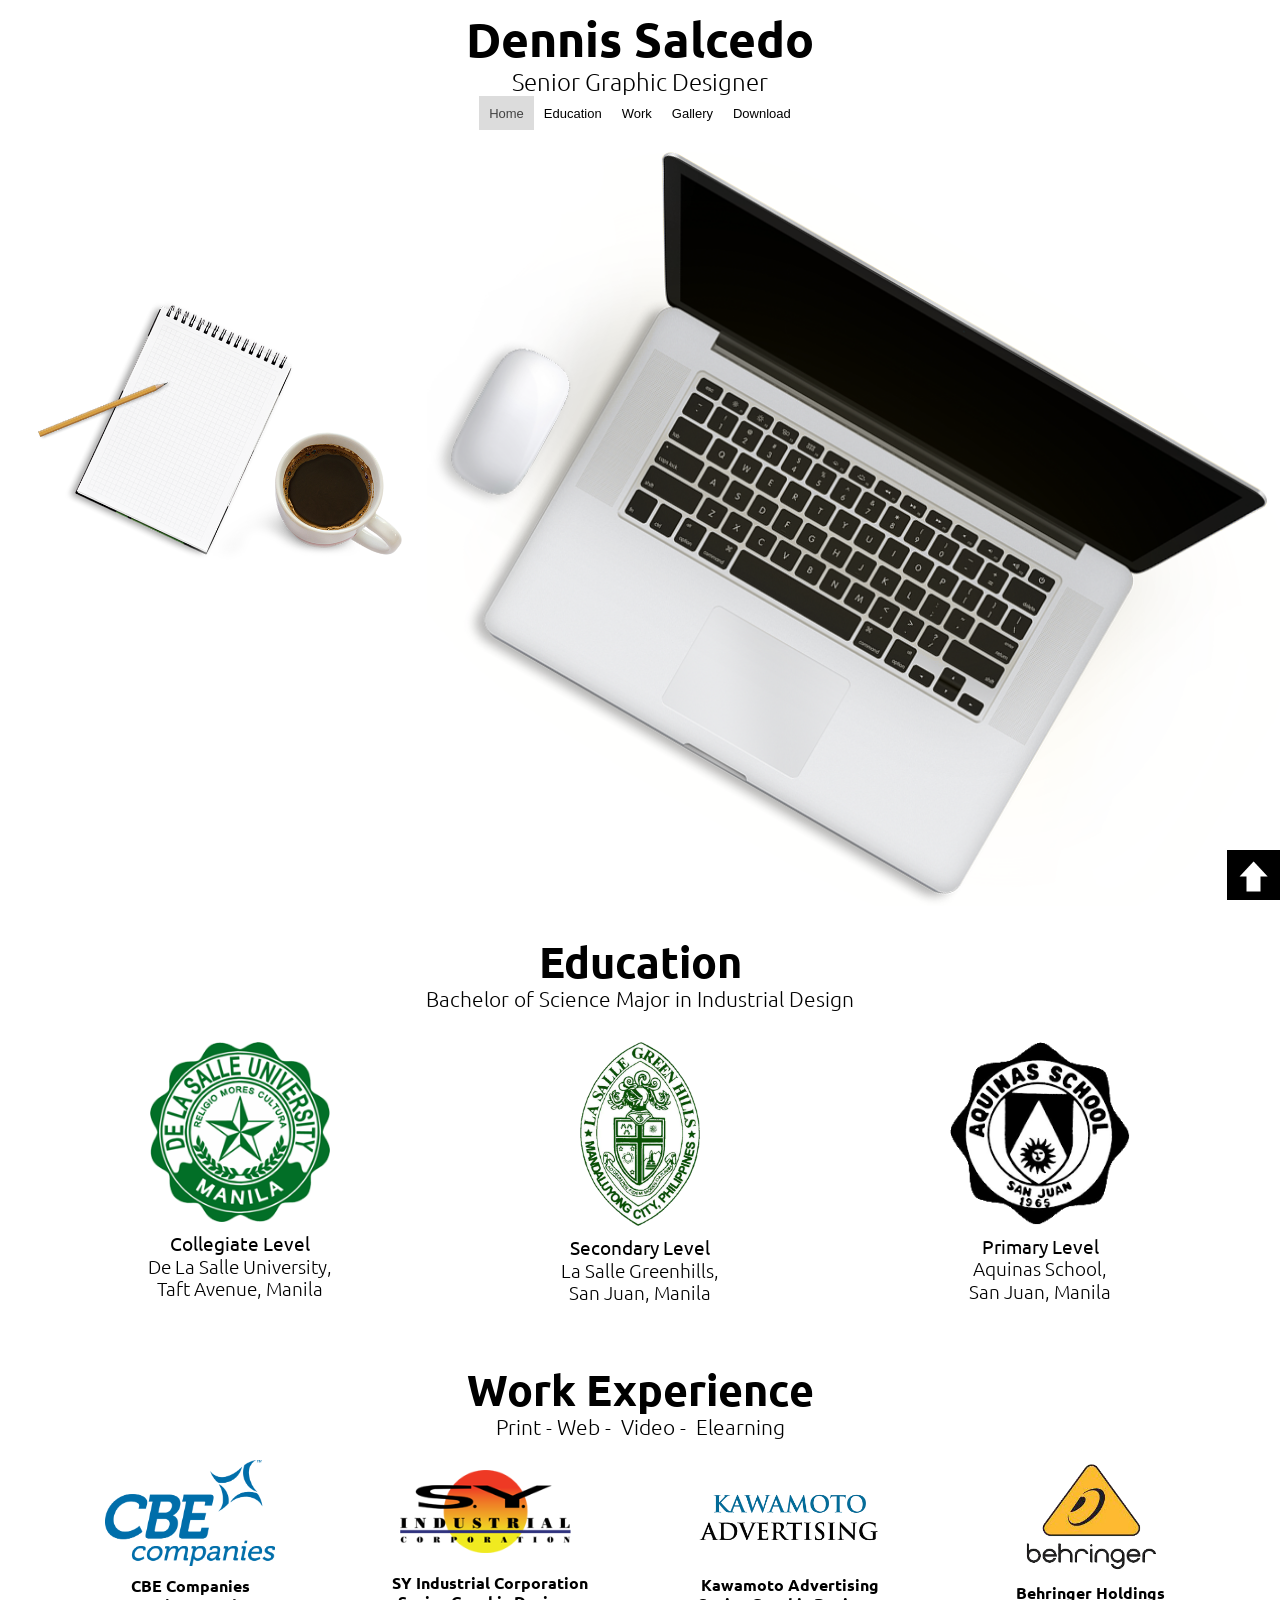
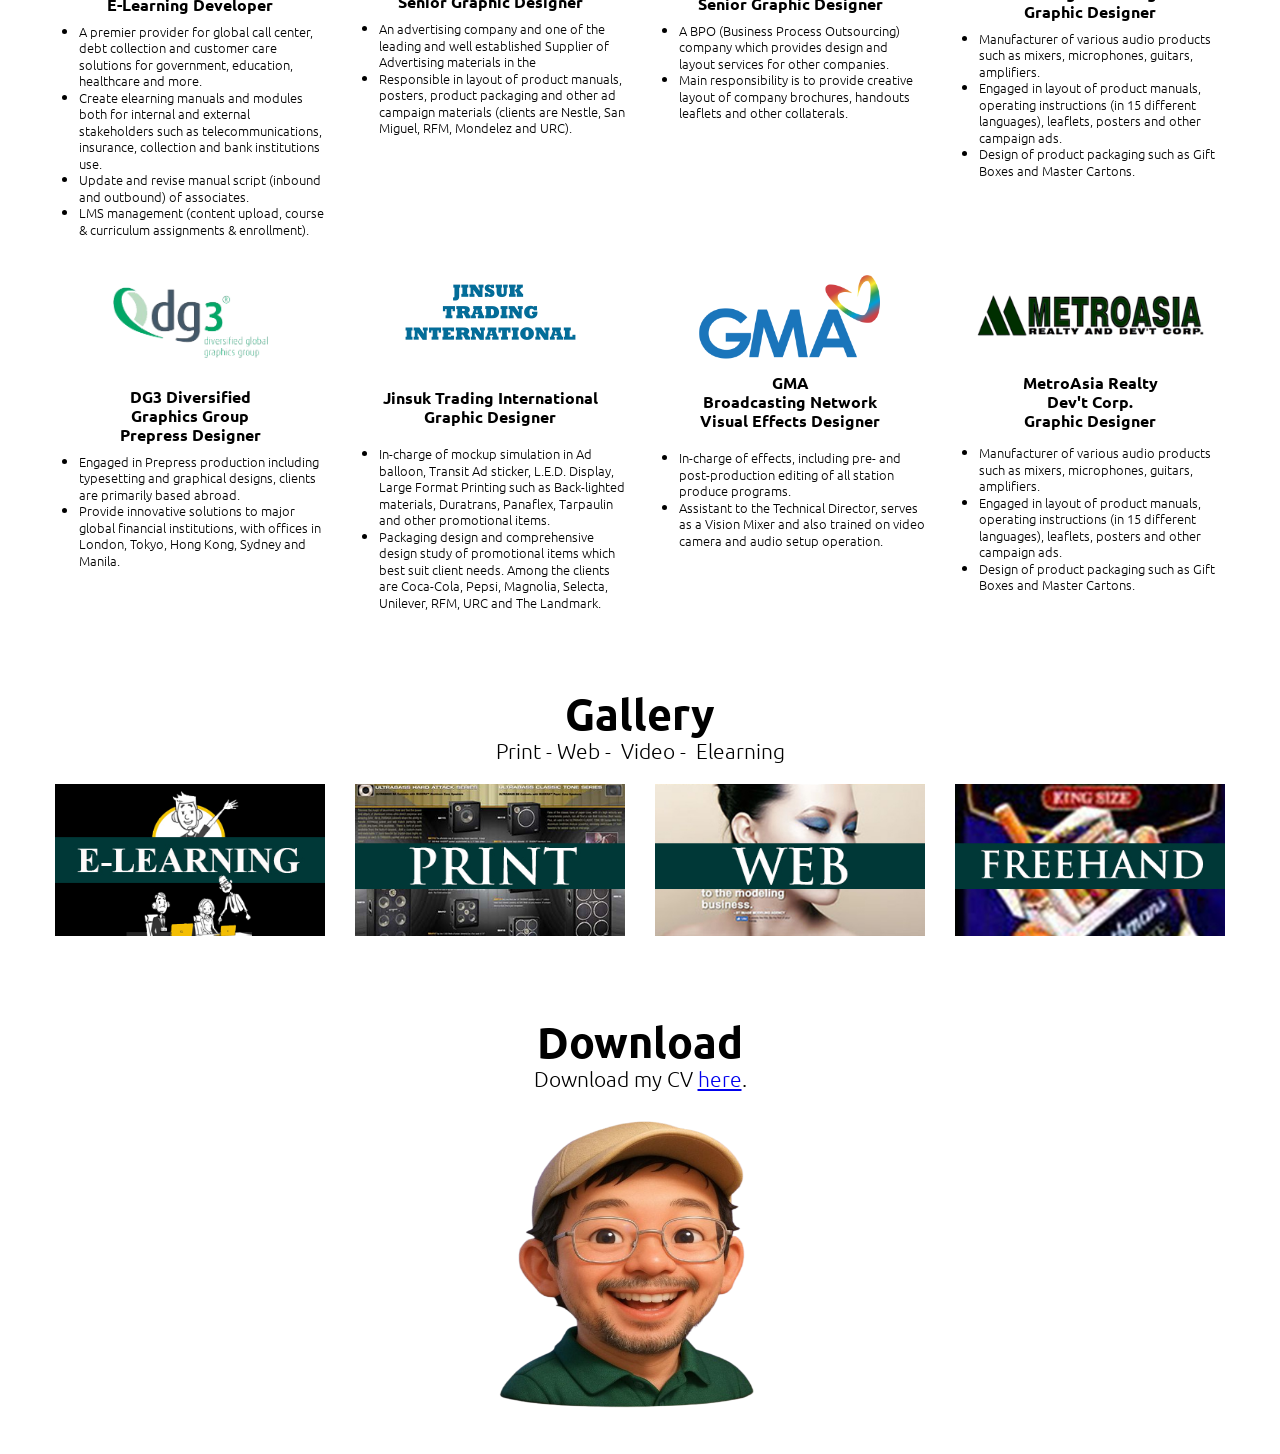
<file: index.html>
<!doctype html>
<html>
<head>
<meta charset="utf-8">
<title>Dennis Salcedo Portfolio</title>
<meta name="generator" content="WYSIWYG Web Builder 20 - https://www.wysiwygwebbuilder.com">
<meta name="viewport" content="width=device-width, initial-scale=1.0">
<link href="https://fonts.googleapis.com/css?family=Ubuntu:400,300&subset=latin&display=swap" rel="stylesheet">
<link href="DenSalcedo2025.css" rel="stylesheet">
<link href="index.css" rel="stylesheet">
<script src="bootstrap.min.js"></script>
<script src="jquery-1.12.4.min.js"></script>
<link rel="stylesheet" href="magnificpopup/magnific-popup.css">
<script src="magnificpopup/jquery.magnific-popup.min.js"></script>
<script>
function displaylightbox(url, options)
{
   options.items = { src: url };
   options.type = 'iframe';
   $.magnificPopup.open(options);
}
</script>
<script>
document.addEventListener('DOMContentLoaded', function(event)
{
   var menuItems = document.querySelectorAll('#wb_ResponsiveMenu1 ul li a');
   menuItems.forEach(function(item)
   {
      item.addEventListener('click', function(event) 
      {
         var checkbox = document.querySelector('#wb_ResponsiveMenu1 input');
         checkbox.checked = false;
      });
   });
});
</script>
<script>
$(document).ready(function()
{
   $("a[href*='#top']").click(function(event)
   {
      event.preventDefault();
      $('html, body').stop().animate({ scrollTop: $('#wb_top').offset().top }, 600, 'linear');
   });
   $("a[href*='#Edu']").click(function(event)
   {
      event.preventDefault();
      $('html, body').stop().animate({ scrollTop: $('#wb_Edu').offset().top }, 600, 'linear');
   });
   $("a[href*='#work']").click(function(event)
   {
      event.preventDefault();
      $('html, body').stop().animate({ scrollTop: $('#wb_work').offset().top }, 600, 'linear');
   });
   $("a[href*='#gal']").click(function(event)
   {
      event.preventDefault();
      $('html, body').stop().animate({ scrollTop: $('#wb_gal').offset().top }, 600, 'linear');
   });
   $("a[href*='#download']").click(function(event)
   {
      event.preventDefault();
      $('html, body').stop().animate({ scrollTop: $('#wb_download').offset().top }, 600, 'linear');
   });
   $("a[href*='#Layer1']").click(function(event)
   {
      event.preventDefault();
      $('html, body').stop().animate({ scrollTop: $('#Layer1').offset().top }, 600, 'linear');
   });
});
</script>
</head>
<body data-bs-spy="scroll">
<div id="wb_top">
<div id="top"></div>
</div>
<div id="wb_Edu">
<div id="Edu"></div>
</div>
<div id="wb_work">
<div id="work"></div>
</div>
<div id="wb_gal">
<div id="gal"></div>
</div>
<div id="wb_download">
<div id="download"></div>
</div>
<div id="wb_LayoutGrid1">
<div id="LayoutGrid1">
<div class="row">
<div class="col-1">
<div id="wb_Text1">
<span style="color:#000000;"><strong>Dennis Salcedo</strong></span>
</div>
<div id="wb_Text2">
<span style="color:#000000;font-family:'Ubuntu';font-weight:300;font-size:24px;">Senior Graphic Designer</span>
</div>
<div id="wb_ResponsiveMenu1">
<label class="toggle" for="ResponsiveMenu1-submenu" id="ResponsiveMenu1-title">Menu<span id="ResponsiveMenu1-icon"><span>&nbsp;</span><span>&nbsp;</span><span>&nbsp;</span></span></label>
<input type="checkbox" id="ResponsiveMenu1-submenu">
<ul class="nav ResponsiveMenu1" id="ResponsiveMenu1" role="menu">
<li class="nav" role="menuitem"><a href="#top" class="nav-link">Home</a></li>
<li class="nav" role="menuitem"><a href="#Edu" title="Education" class="nav-link">Education</a></li>
<li class="nav" role="menuitem"><a href="#work" title="Work Experience" class="nav-link">Work</a></li>
<li class="nav" role="menuitem"><a href="#gal" title="Gallery" class="nav-link">Gallery</a></li>
<li class="nav" role="menuitem"><a href="#download" title="Download" class="nav-link">Download</a></li>
</ul>

</div>
</div>
</div>
</div>
</div>
<div id="wb_LayoutGrid2">
<div id="LayoutGrid2">
<div class="row">
<div class="col-1">
<div class="col-1-padding">
<div id="wb_Image1">
<img src="images/notebook_cofi_pen.png" id="Image1" alt="" width="370" height="245">
</div>
</div>
</div>
<div class="col-2">
<div id="wb_Image2">
<img src="images/macbook_mouse.png" id="Image2" alt="" width="800" height="709">
</div>
</div>
</div>
</div>
</div>
<div id="wb_LayoutGrid3">
<div id="LayoutGrid3">
<div class="row">
<div class="col-1">
<div id="wb_Text3">
<span style="color:#000000;font-family:Ubuntu;font-size:43px;"><strong>Education</strong></span>
</div>
<div id="wb_Text4">
<span style="color:#000000;font-family:'Ubuntu';font-weight:300;font-size:21px;">Bachelor of Science Major in Industrial Design</span>
</div>
</div>
</div>
</div>
</div>
<div id="wb_LayoutGrid4">
<div id="LayoutGrid4">
<div class="row">
<div class="col-1">
<div id="wb_Image6">
<img src="images/DLSU-Manila_Seal.png" id="Image6" alt="" width="360" height="360">
</div>
<div id="wb_Text5">
<span style="color:#000000;font-family:Ubuntu;font-size:19px;">Collegiate Level</span>
</div>
<div id="wb_Text8">
<span style="color:#000000;font-family:'Ubuntu';font-weight:300;font-size:19px;">De La Salle University,<br>Taft Avenue, Manila</span>
</div>
</div>
<div class="col-2">
<div id="wb_Image7">
<img src="images/LSGH.png" id="Image7" alt="" width="360" height="552">
</div>
<div id="wb_Text6">
<span style="color:#000000;font-family:Ubuntu;font-size:19px;">Secondary Level</span>
</div>
<div id="wb_Text9">
<span style="color:#000000;font-family:'Ubuntu';font-weight:300;font-size:19px;">La Salle Greenhills,<br>San Juan, Manila</span>
</div>
</div>
<div class="col-3">
<div id="wb_Image8">
<img src="images/aquinas.png" id="Image8" alt="" width="360" height="365">
</div>
<div id="wb_Text7">
<span style="color:#000000;font-family:Ubuntu;font-size:19px;">Primary Level</span>
</div>
<div id="wb_Text10">
<span style="color:#000000;font-family:'Ubuntu';font-weight:300;font-size:19px;">Aquinas School,<br>San Juan, Manila</span>
</div>
</div>
</div>
</div>
</div>
<div id="wb_LayoutGrid5">
<div id="LayoutGrid5">
<div class="row">
<div class="col-1">
<div id="wb_Text11">
<span style="color:#000000;font-family:Ubuntu;font-size:43px;"><strong>Work Experience</strong></span>
</div>
<div id="wb_Text12">
<span style="color:#000000;font-family:'Ubuntu';font-weight:300;font-size:21px;">Print - Web -&nbsp; Video -&nbsp; Elearning</span>
</div>
</div>
</div>
</div>
</div>
<div id="wb_LayoutGrid6">
<div id="LayoutGrid6">
<div class="row">
<div class="col-1">
<div id="wb_Image9">
<img src="images/CBE Logo_Blue.png" id="Image9" alt="" width="270" height="168">
</div>
<div id="wb_Text13">
<span style="color:#000000;font-family:'Ubuntu';font-weight:300;font-size:16px;"><strong>CBE Companies<br>E-Learning Developer</strong></span><span style="color:#000000;font-family:'Ubuntu';font-weight:300;font-size:13px;"><br></span>
</div>
<div id="wb_Text14">
<ul style="list-style-type:disc;">
<li style="margin:0 0 0 24px;">A premier provider for global call center, debt collection and customer care solutions for government, education, healthcare and more.
</li>
<li style="margin:0 0 0 24px;">Create elearning manuals and modules both for internal and external stakeholders such as telecommunications, insurance, collection and bank institutions use.
</li>
<li style="margin:0 0 0 24px;">Update and revise manual script (inbound and outbound) of associates.
</li>
<li style="margin:0 0 0 24px;">LMS management (content upload, course &amp; curriculum assignments &amp; enrollment).
</li>
</ul>
</div>
</div>
<div class="col-2">
<div class="col-2-padding">
<div id="wb_Image10">
<img src="images/sylogo.png" id="Image10" alt="" width="270" height="125">
</div>
<div id="wb_Text16">
<span style="color:#000000;font-family:'Ubuntu';font-weight:300;font-size:16px;"><strong>SY Industrial Corporation<br>Senior Graphic Designer</strong></span><span style="color:#000000;font-family:'Ubuntu';font-weight:300;font-size:13px;"><br></span>
</div>
<div id="wb_Text15">
<ul style="list-style-type:disc;">
<li style="margin:0 0 0 24px;"> An advertising company and one of the leading and well established Supplier of Advertising materials in the 
</li>
<li style="margin:0 0 0 24px;">Responsible in layout of product manuals, posters, product packaging and other ad campaign materials (clients are Nestle, San Miguel, RFM, Mondelez and URC).
</li>
</ul>
<p style="font-family:Arial;">&nbsp;</p>
</div>
</div>
</div>
<div class="col-3">
<div class="col-3-padding">
<div id="wb_Image12">
<img src="images/KAWAMOTO.png" id="Image12" alt="" width="270" height="135">
</div>
<div id="wb_Text18">
<span style="color:#000000;font-family:'Ubuntu';font-weight:300;font-size:16px;"><strong>Kawamoto Advertising<br>Senior Graphic Designer</strong></span><span style="color:#000000;font-family:'Ubuntu';font-weight:300;font-size:13px;"><br></span>
</div>
<div id="wb_Text17">
<ul style="list-style-type:disc;">
<li style="margin:0 0 0 24px;">A BPO (Business Process Outsourcing) company which provides design and layout services for other companies.
</li>
<li style="margin:0 0 0 24px;">Main responsibility is to provide creative layout of company brochures, handouts leaflets and other collaterals.
</li>
</ul>
<p style="font-family:Arial;">&nbsp;</p>
</div>
</div>
</div>
<div class="col-4">
<div id="wb_Image11">
<img src="images/behringer.png" id="Image11" alt="" width="270" height="218">
</div>
<div id="wb_Text19">
<span style="color:#000000;font-family:'Ubuntu';font-weight:300;font-size:16px;"><strong>Behringer Holdings<br>Graphic Designer</strong></span><span style="color:#000000;font-family:'Ubuntu';font-weight:300;font-size:13px;"><br></span>
</div>
<div id="wb_Text20">
<ul style="list-style-type:disc;">
<li style="margin:0 0 0 24px;">Manufacturer of various audio products such as mixers, microphones, guitars, amplifiers. 
</li>
<li style="margin:0 0 0 24px;">Engaged in layout of product manuals, operating instructions (in 15 different languages), leaflets, posters and other campaign ads.
</li>
<li style="margin:0 0 0 24px;">Design of product packaging such as Gift Boxes and Master Cartons.
</li>
</ul>
<p style="font-family:Arial;">&nbsp;</p>
</div>
</div>
</div>
</div>
</div>
<div id="wb_LayoutGrid7">
<div id="LayoutGrid7">
<div class="row">
<div class="col-1">
<div id="wb_Image13">
<img src="images/dg3.png" id="Image13" alt="" width="270" height="188">
</div>
<div id="wb_Text21">
<span style="color:#000000;font-family:'Ubuntu';font-weight:300;font-size:16px;"><strong>DG3 Diversified <br>Graphics Group<br>Prepress Designer</strong></span><span style="color:#000000;font-family:'Ubuntu';font-weight:300;font-size:13px;"> <br></span>
</div>
<div id="wb_Text22">
<ul style="list-style-type:disc;">
<li style="margin:0 0 0 24px;">Engaged in Prepress production including typesetting and graphical designs, clients are primarily based abroad.
</li>
<li style="margin:0 0 0 24px;">Provide innovative solutions to major global financial institutions, with offices in London, Tokyo, Hong Kong, Sydney and Manila.
</li>
</ul>
<p style="font-family:Arial;">&nbsp;</p>
</div>
</div>
<div class="col-2">
<div class="col-2-padding">
<div id="wb_Image14">
<img src="images/JINSUK.png" id="Image14" alt="" width="270" height="135">
</div>
<div id="wb_Text23">
<span style="color:#000000;font-family:'Ubuntu';font-weight:300;font-size:16px;"><strong>Jinsuk Trading International<br>Graphic Designer</strong></span><span style="color:#000000;font-family:'Ubuntu';font-weight:300;font-size:13px;"><br></span>
</div>
<div id="wb_Text24">
<ul style="list-style-type:disc;">
<li style="margin:0 0 0 24px;">In-charge of mockup simulation in Ad balloon, Transit Ad sticker, L.E.D. Display, Large Format Printing such as Back-lighted materials, Duratrans, Panaflex, Tarpaulin and other promotional items.
</li>
<li style="margin:0 0 0 24px;">Packaging design and comprehensive design study of promotional items which best suit client needs. Among the clients are Coca-Cola, Pepsi, Magnolia, Selecta, Unilever, RFM, URC and The Landmark.
</li>
</ul>
<p style="font-family:Arial;">&nbsp;</p>
</div>
</div>
</div>
<div class="col-3">
<div class="col-3-padding">
<div id="wb_Image16">
<img src="images/GMA_Network_Logo_Vector.svg.png" id="Image16" alt="" width="270" height="135">
</div>
<div id="wb_Text25">
<span style="color:#000000;font-family:'Ubuntu';font-weight:300;font-size:16px;"><strong>GMA<br> Broadcasting Network<br>Visual Effects Designer</strong></span><span style="color:#000000;font-family:'Ubuntu';font-weight:300;font-size:13px;"><br></span>
</div>
<div id="wb_Text26">
<ul style="list-style-type:disc;">
<li style="margin:0 0 0 24px;">In-charge of effects, including pre- and post-production editing of all station produce programs.
</li>
<li style="margin:0 0 0 24px;">Assistant to the Technical Director, serves as a Vision Mixer and also trained on video camera and audio setup operation.
</li>
</ul>
<p style="font-family:Arial;">&nbsp;</p>
</div>
</div>
</div>
<div class="col-4">
<div id="wb_Image15">
<img src="images/metroasia-logo.png" id="Image15" alt="" width="270" height="135">
</div>
<div id="wb_Text27">
<span style="color:#000000;font-family:'Ubuntu';font-weight:300;font-size:16px;"><strong>MetroAsia Realty <br>Dev't Corp.<br>Graphic Designer</strong></span><span style="color:#000000;font-family:'Ubuntu';font-weight:300;font-size:13px;"> <br></span>
</div>
<div id="wb_Text28">
<ul style="list-style-type:disc;">
<li style="margin:0 0 0 24px;">Manufacturer of various audio products such as mixers, microphones, guitars, amplifiers. 
</li>
<li style="margin:0 0 0 24px;">Engaged in layout of product manuals, operating instructions (in 15 different languages), leaflets, posters and other campaign ads.
</li>
<li style="margin:0 0 0 24px;">Design of product packaging such as Gift Boxes and Master Cartons.
</li>
</ul>
<p style="font-family:Arial;">&nbsp;</p>
<p style="font-family:Arial;">&nbsp;</p>
</div>
</div>
</div>
</div>
</div>
<div id="wb_LayoutGrid8">
<div id="LayoutGrid8">
<div class="row">
<div class="col-1">
<div id="wb_Text29">
<span style="color:#000000;font-family:Ubuntu;font-size:43px;"><strong>Gallery</strong></span>
</div>
<div id="wb_Text30">
<span style="color:#000000;font-family:'Ubuntu';font-weight:300;font-size:21px;">Print - Web -&nbsp; Video -&nbsp; Elearning</span>
</div>
</div>
</div>
</div>
</div>
<div id="wb_LayoutGrid9">
<div id="LayoutGrid9">
<div class="row">
<div class="col-1">
<div id="wb_Image17">
<a href="javascript:displaylightbox('./elearning.html',{})" target="_self"><img src="images/slide_elearning.jpg" id="Image17" alt="" width="270" height="152"></a>
</div>
</div>
<div class="col-2">
<div id="wb_Image18">
<a href="javascript:displaylightbox('./print.html',{})" target="_self"><img src="images/slide_print.jpg" id="Image18" alt="" width="270" height="152"></a>
</div>
</div>
<div class="col-3">
<div id="wb_Image19">
<a href="javascript:displaylightbox('./web.html',{})" target="_self"><img src="images/slide_web.jpg" id="Image19" alt="" width="270" height="152"></a>
</div>
</div>
<div class="col-4">
<div id="wb_Image20">
<a href="javascript:displaylightbox('./freehand.html',{})" target="_self"><img src="images/slide_fh.jpg" id="Image20" alt="" width="270" height="152"></a>
</div>
</div>
</div>
</div>
</div>
<div id="wb_LayoutGrid11">
<div id="LayoutGrid11">
<div class="row">
<div class="col-1">
<div id="wb_Text31">
<span style="color:#000000;font-family:Ubuntu;font-size:43px;"><strong>Download</strong></span>
</div>
<div id="wb_Text32">
<span style="color:#000000;font-family:'Ubuntu';font-weight:300;font-size:21px;">Download my CV <a href="JDSalcedo_Resume2025.pdf">here</a>.</span>
</div>
<div id="wb_Image21">
<img src="images/491006622_1880057682730235_6291451786208494336_n-removebg-preview.png" id="Image21" alt="" width="342" height="342">
</div>
</div>
</div>
</div>
</div>
<div id="Layer1">
<div id="Layer1_Container">
<div id="wb_ClipArt1">
<a href="#top"><img class="hover" src="images/img0001_hover.png" alt="" width="31" height="29" style="border-width:0;width:31px;height:29px;"><span class="default"><img src="images/img0001.png" id="ClipArt1" alt="" width="31" height="29"></span></a></div>
</div>
</div>
</body>
</html>
</file>
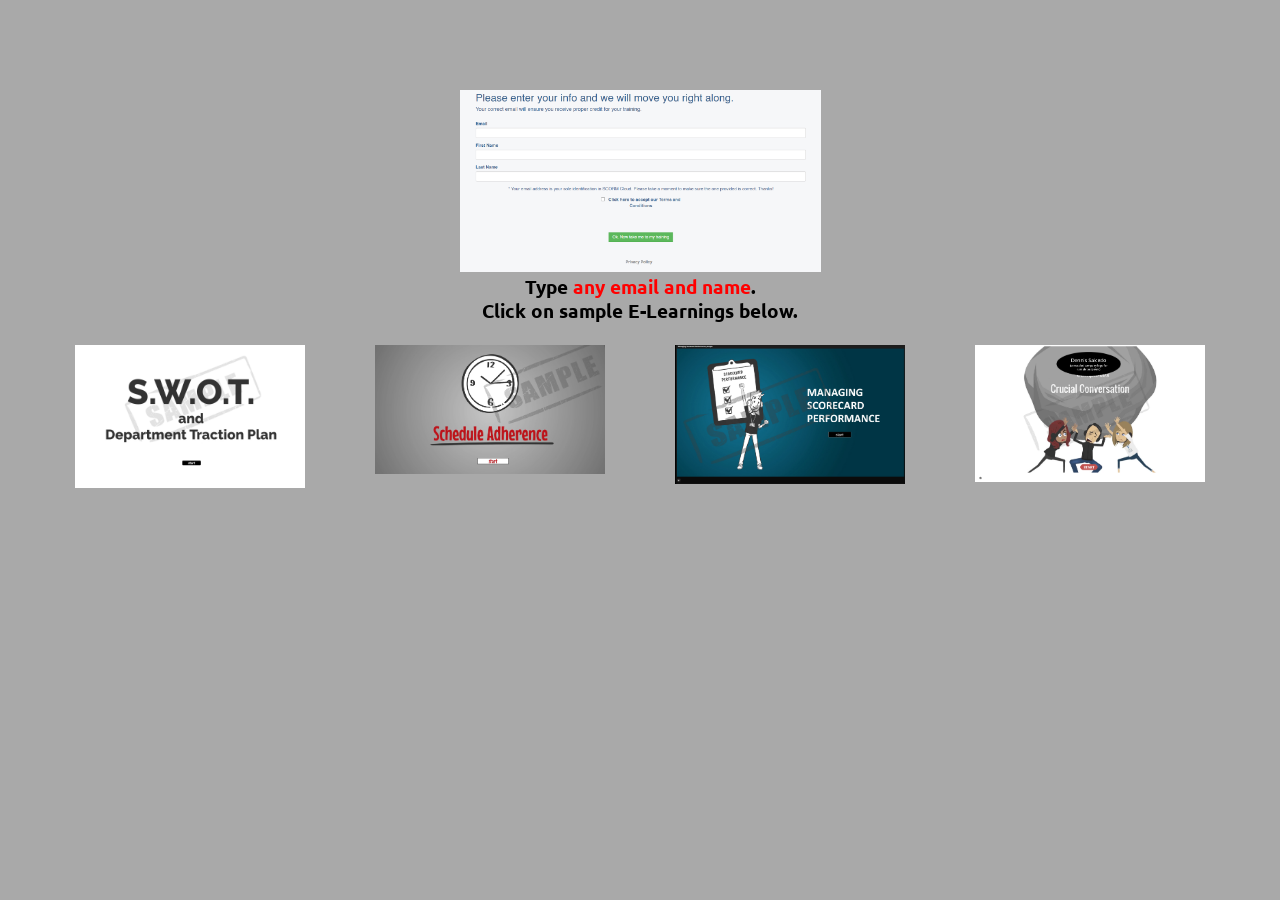
<file: elearning.html>
<!doctype html>
<html>
<head>
<meta charset="utf-8">
<title>ELearning</title>
<meta name="generator" content="WYSIWYG Web Builder 20 - https://www.wysiwygwebbuilder.com">
<meta name="viewport" content="width=device-width, initial-scale=1.0">
<link href="https://fonts.googleapis.com/css?family=Ubuntu:400,300&subset=latin&display=swap" rel="stylesheet">
<link href="DenSalcedo2025.css" rel="stylesheet">
<link href="elearning.css" rel="stylesheet">
</head>
<body>
<div id="container">
</div>
<div id="wb_LayoutGrid1">
<div id="LayoutGrid1">
<div class="row">
<div class="col-1">
<div id="wb_Image1" style="display:block;width:100%;height:auto;z-index:0;">
<img src="images/el_reminder.PNG" id="Image1" alt="" width="1170" height="590">
</div>
<div id="wb_Text1">
<span style="color:#000000;font-family:'Ubuntu';font-weight:300;font-size:19px;"><strong>Type </strong></span><span style="color:#FF0000;font-family:'Ubuntu';font-weight:300;font-size:19px;"><strong>any email and name</strong></span><span style="color:#000000;font-family:'Ubuntu';font-weight:300;font-size:19px;"><strong>.<br>Click on sample E-Learnings below.</strong></span>
</div>
</div>
</div>
</div>
</div>
<div id="wb_LayoutGrid2">
<div id="LayoutGrid2">
<div class="row">
<div class="col-1">
<div id="wb_Image4" style="display:block;width:100%;height:auto;z-index:2;">
<a href="https://cloud.scorm.com/sc/InvitationConfirmEmail?publicInvitationId=71a56060-42ff-4b5a-aecb-dc8a0c1d3507" target="_blank"><img src="images/eL_swot.PNG" id="Image4" alt="" width="270" height="168"></a>
</div>
</div>
<div class="col-2">
<div id="wb_Image3" style="display:block;width:100%;height:auto;z-index:3;">
<a href="https://cloud.scorm.com/sc/InvitationConfirmEmail?publicInvitationId=4bdc926e-bf31-4a7b-9855-0356f763263b" target="_blank"><img src="images/el_sched.PNG" id="Image3" alt="" width="270" height="152"></a>
</div>
</div>
<div class="col-3">
<div id="wb_Image2" style="display:block;width:100%;height:auto;z-index:4;">
<a href="https://cloud.scorm.com/sc/InvitationConfirmEmail?publicInvitationId=47e435a8-ae44-426d-9c99-4d25651f0459" target="_blank"><img src="images/el_score.PNG" id="Image2" alt="" width="270" height="163"></a>
</div>
</div>
<div class="col-4">
<div id="wb_Image5" style="display:block;width:100%;height:auto;z-index:5;">
<a href="https://cloud.scorm.com/sc/InvitationConfirmEmail?publicInvitationId=bb771c2e-36be-4fdd-bd7b-451ecaabc63b" target="_blank"><img src="images/el_crucial.PNG" id="Image5" alt="" width="270" height="160"></a>
</div>
</div>
</div>
</div>
</div>
</body>
</html>
</file>
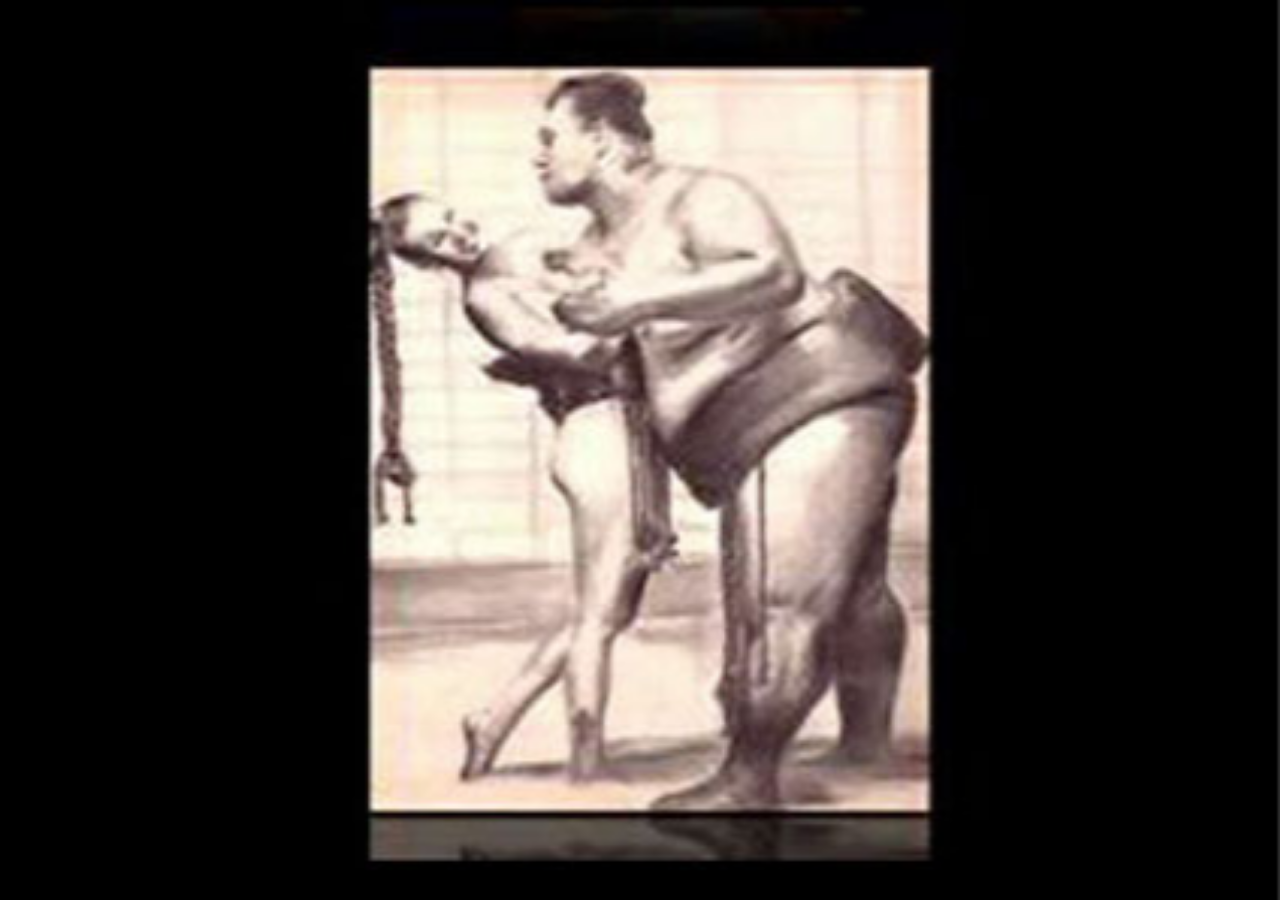
<file: freehand.html>
<!doctype html>
<html>
<head>
<meta charset="utf-8">
<title>ELearning</title>
<meta name="generator" content="WYSIWYG Web Builder 20 - https://www.wysiwygwebbuilder.com">
<link href="https://fonts.googleapis.com/css?family=Ubuntu:400,300&subset=latin&display=swap" rel="stylesheet">
<link href="DenSalcedo2025.css" rel="stylesheet">
<link href="freehand.css" rel="stylesheet">
<script src="jquery-1.12.4.min.js"></script>
<script src="jquery-ui.min.js"></script>
<script src="wb.slideshow.min.js"></script>
<script>
$(document).ready(function()
{
   $("#SlideShow1").slideshow(
   {
      interval: 3000,
      type: 'sequence',
      effect: 'fade',
      direction: '',
      pagination: false,
      fullscreen: 3,
      effectlength: 2000
   });
});
</script>
</head>
<body>
<div id="SlideShow1" style="position:absolute;left:0;top:0;width:100%;height:100vh;z-index:0;">
<img class="image" width="392" height="298" src="images/fh1-crop-u4444.jpg" alt="" title="">
<img class="image" width="392" height="298" src="images/fh2-crop-u4418.jpg" style ="display:none;" alt="" title="">
<img class="image" width="392" height="298" src="images/fh3-crop-u4392.jpg" style ="display:none;" alt="" title="">
<img class="image" width="392" height="298" src="images/fh4-crop-u4314.jpg" style ="display:none;" alt="" title="">
</div>
<div id="container">
</div>
</body>
</html>
</file>
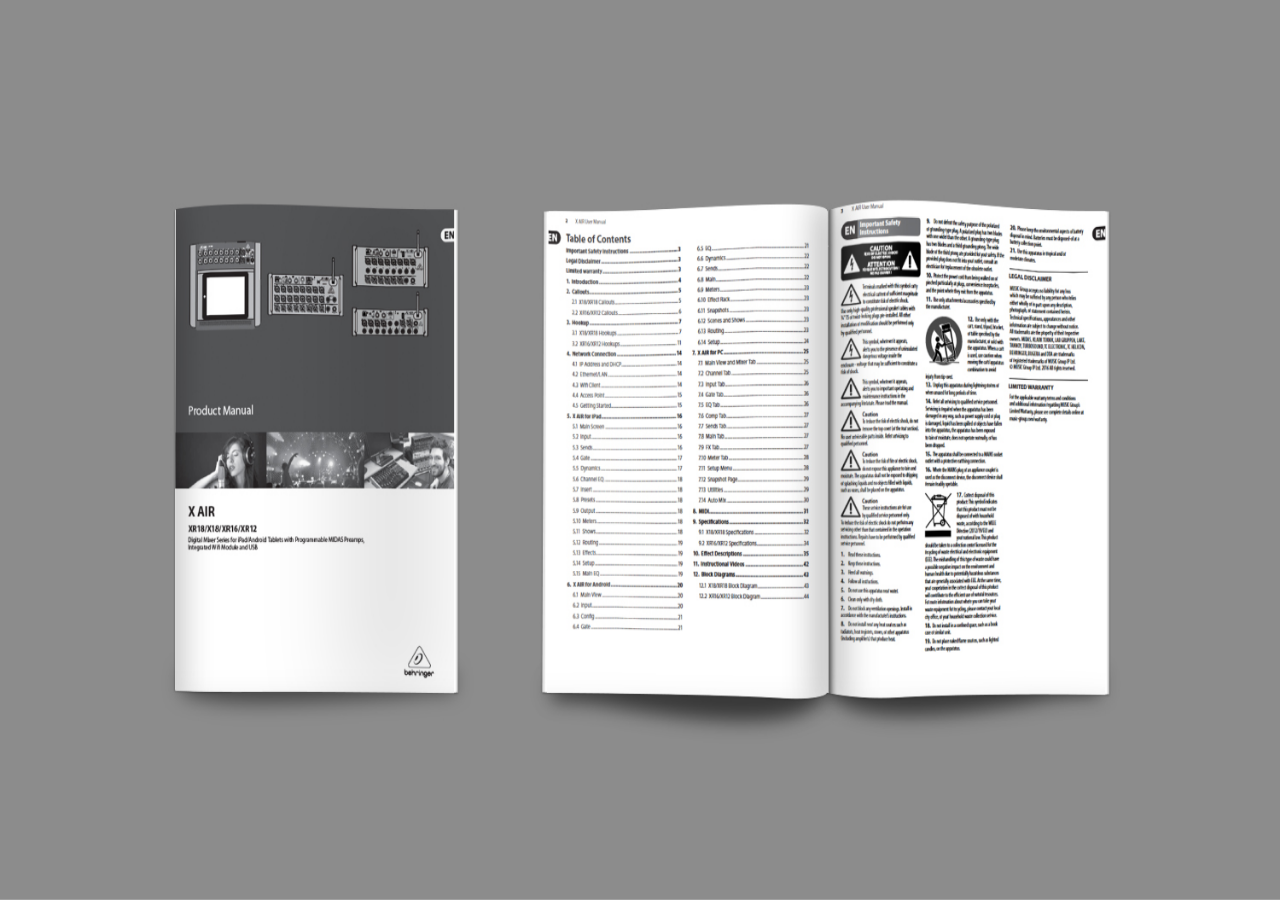
<file: print.html>
<!doctype html>
<html>
<head>
<meta charset="utf-8">
<title>ELearning</title>
<meta name="generator" content="WYSIWYG Web Builder 20 - https://www.wysiwygwebbuilder.com">
<link href="https://fonts.googleapis.com/css?family=Ubuntu:400,300&subset=latin&display=swap" rel="stylesheet">
<link href="DenSalcedo2025.css" rel="stylesheet">
<link href="print.css" rel="stylesheet">
<script src="jquery-1.12.4.min.js"></script>
<script src="jquery-ui.min.js"></script>
<script src="wb.slideshow.min.js"></script>
<script>
$(document).ready(function()
{
   $("#SlideShow1").slideshow(
   {
      interval: 3000,
      type: 'sequence',
      effect: 'fade',
      direction: '',
      pagination: false,
      fullscreen: 3,
      effectlength: 2000
   });
});
</script>
</head>
<body>
<div id="SlideShow1" style="position:absolute;left:0;top:0;width:100%;height:100vh;z-index:0;">
<img class="image" width="1500" height="960" src="images/prin_beh1_magazine-book-mockup.jpg" alt="" title="">
<img class="image" width="1500" height="960" src="images/prin_beh2_magazine-book-mockup.jpg" style ="display:none;" alt="" title="">
<img class="image" width="1500" height="960" src="images/prin_jap1_magazine-book-mockup.jpg" style ="display:none;" alt="" title="">
<img class="image" width="1500" height="960" src="images/prin_jap2_magazine-book-mockup.jpg" style ="display:none;" alt="" title="">
<img class="image" width="1500" height="960" src="images/prin_jap3_magazine-book-mockup.jpg" style ="display:none;" alt="" title="">
<img class="image" width="1500" height="960" src="images/prin_jap4_magazine-book-mockup.jpg" style ="display:none;" alt="" title="">
<img class="image" width="1500" height="960" src="images/prin_jap5_magazine-book-mockup.jpg" style ="display:none;" alt="" title="">
<img class="image" width="1500" height="960" src="images/prin_Lip_Butter.jpg" style ="display:none;" alt="" title="">
<img class="image" width="1500" height="960" src="images/prin_Lip_Butter2.jpg" style ="display:none;" alt="" title="">
<img class="image" width="1500" height="960" src="images/prin_Liquid_Liner_Black_Onyx.jpg" style ="display:none;" alt="" title="">
<img class="image" width="1500" height="960" src="images/prin_Liquid_Liner_Black_Onyx2.jpg" style ="display:none;" alt="" title="">
<img class="image" width="1500" height="960" src="images/prin_Pink_Diamond.jpg" style ="display:none;" alt="" title="">
<img class="image" width="1500" height="960" src="images/prin_Pink_Diamond2.jpg" style ="display:none;" alt="" title="">
<img class="image" width="1500" height="960" src="images/print1_denon.jpg" style ="display:none;" alt="" title="">
<img class="image" width="1500" height="960" src="images/print1_JBL.jpg" style ="display:none;" alt="" title="">
<img class="image" width="1500" height="960" src="images/print2_denon.jpg" style ="display:none;" alt="" title="">
<img class="image" width="1500" height="960" src="images/print2_JBL.jpg" style ="display:none;" alt="" title="">
<img class="image" width="1500" height="960" src="images/print3_denon.jpg" style ="display:none;" alt="" title="">
<img class="image" width="1500" height="960" src="images/print3_JBL.jpg" style ="display:none;" alt="" title="">
<img class="image" width="1500" height="960" src="images/pack_beh_10.jpg" style ="display:none;" alt="" title="">
<img class="image" width="1500" height="960" src="images/pack_beh_product-box-mockup.jpg" style ="display:none;" alt="" title="">
<img class="image" width="1500" height="960" src="images/pack_BEH_Rectangle Hanger Box Mockup.jpg" style ="display:none;" alt="" title="">
<img class="image" width="1500" height="960" src="images/pack_beh_sergeypoluse_box_mock_up_free.jpg" style ="display:none;" alt="" title="">
<img class="image" width="1500" height="960" src="images/pack_delifrance_Cake and Cookie Kraft paper Bag Mockup.jpg" style ="display:none;" alt="" title="">
<img class="image" width="1500" height="960" src="images/pack_starbucks_Cake and Cookie Kraft paper Bag Mockup.jpg" style ="display:none;" alt="" title="">
</div>
<div id="container">
</div>
</body>
</html>
</file>
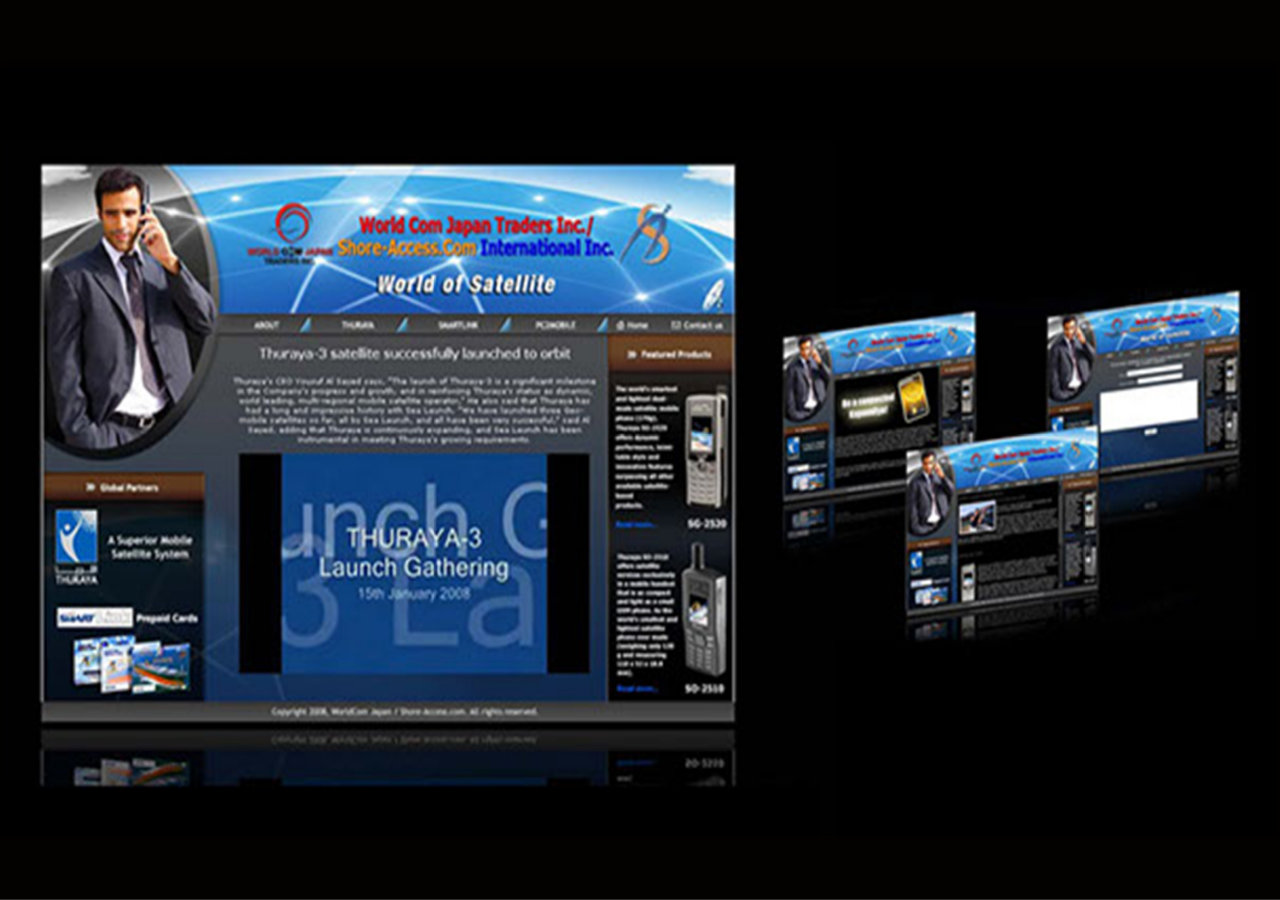
<file: web.html>
<!doctype html>
<html>
<head>
<meta charset="utf-8">
<title>ELearning</title>
<meta name="generator" content="WYSIWYG Web Builder 20 - https://www.wysiwygwebbuilder.com">
<link href="https://fonts.googleapis.com/css?family=Ubuntu:400,300&subset=latin&display=swap" rel="stylesheet">
<link href="DenSalcedo2025.css" rel="stylesheet">
<link href="web.css" rel="stylesheet">
<script src="jquery-1.12.4.min.js"></script>
<script src="jquery-ui.min.js"></script>
<script src="wb.slideshow.min.js"></script>
<script>
$(document).ready(function()
{
   $("#SlideShow1").slideshow(
   {
      interval: 3000,
      type: 'sequence',
      effect: 'fade',
      direction: '',
      pagination: false,
      fullscreen: 3,
      effectlength: 2000
   });
});
</script>
</head>
<body>
<div id="SlideShow1" style="position:absolute;left:0;top:0;width:100%;height:100vh;z-index:0;">
<img class="image" width="1500" height="960" src="images/web1.png" alt="" title="">
<img class="image" width="1500" height="960" src="images/web2.png" style ="display:none;" alt="" title="">
<img class="image" width="1500" height="960" src="images/web3.png" style ="display:none;" alt="" title="">
<img class="image" width="1500" height="960" src="images/web4.png" style ="display:none;" alt="" title="">
<img class="image" width="1500" height="960" src="images/web5.png" style ="display:none;" alt="" title="">
<img class="image" width="1500" height="960" src="images/web6.png" style ="display:none;" alt="" title="">
</div>
<div id="container">
</div>
</body>
</html>
</file>
<file: DenSalcedo2025.css>
@keyframes push
{
   0% { transform: perspective(1px) rotateX(0deg) scale3d(1,1,1) ;  }
   50% { transform: perspective(1px) rotateX(0deg) scale3d(0.8,0.8,0.8) ;  }
   100% { transform: perspective(1px) rotateX(0deg) scale3d(1.0,1.0,1.0) ;  }
}
h1, .h1
{
   font-family: Arial;
   font-weight: bold;
   font-size: 32px;
   text-decoration: none;
   color: #000000;
   --color: #000000;
   background-color: transparent;
   margin: 0 0 0 0;
   padding: 0 0 0 0;
   display: inline;
}
h2, .h2
{
   font-family: Arial;
   font-weight: bold;
   font-size: 27px;
   text-decoration: none;
   color: #000000;
   --color: #000000;
   background-color: transparent;
   margin: 0 0 0 0;
   padding: 0 0 0 0;
   display: inline;
}
h3, .h3
{
   font-family: Arial;
   font-weight: bold;
   font-size: 24px;
   text-decoration: none;
   color: #000000;
   --color: #000000;
   background-color: transparent;
   margin: 0 0 0 0;
   padding: 0 0 0 0;
   display: inline;
}
h4, .h4
{
   font-family: Arial;
   font-weight: bold;
   font-size: 21px;
   font-style: italic;
   text-decoration: none;
   color: #000000;
   --color: #000000;
   background-color: transparent;
   margin: 0 0 0 0;
   padding: 0 0 0 0;
   display: inline;
}
h5, .h5
{
   font-family: Arial;
   font-weight: bold;
   font-size: 19px;
   text-decoration: none;
   color: #000000;
   --color: #000000;
   background-color: transparent;
   margin: 0 0 0 0;
   padding: 0 0 0 0;
   display: inline;
}
h6, .h6
{
   font-family: Arial;
   font-weight: bold;
   font-size: 16px;
   text-decoration: none;
   color: #000000;
   --color: #000000;
   background-color: transparent;
   margin: 0 0 0 0;
   padding: 0 0 0 0;
   display: inline;
}
.CustomStyle
{
   font-family: "Courier New";
   font-weight: bold;
   font-size: 16px;
   text-decoration: none;
   color: #2E74B5;
   --color: #2E74B5;
   background-color: transparent;
}
</file>
<file: index.css>
html, body, #container
{
   width: 100%;
   height: 100%;
}
body
{
   background-color: #FFFFFF;
   color: #000000;
   font-family: Arial;
   font-weight: normal;
   font-size: 13px;
   line-height: 1.1875;
   margin: 0;
   padding: 0;
}
#wb_LayoutGrid1
{
   clear: both;
   position: relative;
   table-layout: fixed;
   display: table;
   text-align: center;
   width: 100%;
   background-color: transparent;
   background-image: none;
   border: 0px solid #CCCCCC;
   border-radius: 0px;
   box-sizing: border-box;
   margin: 0;
}
#LayoutGrid1
{
   box-sizing: border-box;
   padding: 10px 15px 0 15px;
   margin-right: auto;
   margin-left: auto;
   max-width: 1200px;
}
#LayoutGrid1 > .row
{
   margin-right: -15px;
   margin-left: -15px;
}
#LayoutGrid1 > .row > .col-1
{
   box-sizing: border-box;
   font-size: 0;
   min-height: 1px;
   padding-right: 15px;
   padding-left: 15px;
   position: relative;
}
#LayoutGrid1 > .row > .col-1
{
   float: left;
}
#LayoutGrid1 > .row > .col-1
{
   background-color: transparent;
   background-image: none;
   border: 0px solid #FFFFFF;
   border-radius: 0px;
   width: 100%;
   text-align: center;
}
#LayoutGrid1:before,
#LayoutGrid1:after,
#LayoutGrid1 .row:before,
#LayoutGrid1 .row:after
{
   display: table;
   content: " ";
}
#LayoutGrid1:after,
#LayoutGrid1 .row:after
{
   clear: both;
}
@media (max-width: 480px)
{
#LayoutGrid1 > .row > .col-1
{
   float: none;
   width: 100% !important;
}
}
#wb_Text1 
{
   background-color: transparent;
   background-image: none;
   border: 0px solid #000000;
   border-radius: 0px;
   padding: 0;
   margin: 0;
   text-align: center;
}
#wb_Text1
{
   color: #000000;
   font-family: Ubuntu;
   font-weight: normal;
   font-size: 48px;
}
#wb_Text1 div
{
   text-align: center;
}
#wb_Text1
{
   display: block;
   margin: 0;
   box-sizing: border-box;
   width: 100%;
}
#wb_Text2 
{
   background-color: transparent;
   background-image: none;
   border: 0px solid #000000;
   border-radius: 0px;
   padding: 0;
   margin: 0;
   text-align: center;
}
#wb_Text2 div
{
   text-align: center;
}
#wb_Text2
{
   display: block;
   margin: 0;
   box-sizing: border-box;
   width: 100%;
}
#wb_ResponsiveMenu1
{
   display: block;
   background-color: rgba(66,66,66,0.00);
   font-family: Arial;
   font-weight: normal;
   text-align: center;
   width: 100%;
   z-index: 1111 !important;
}
#ResponsiveMenu1
{
   display: inline-block;
   background-color: rgba(66,66,66,0.00);
   height: 34px;
}
#wb_ResponsiveMenu1 ul
{
   list-style: none;
   margin: 0;
   padding: 0;
   position: relative;
}
#wb_ResponsiveMenu1 ul:after
{
   clear: both;
   content: "";
   display: block;
}
#wb_ResponsiveMenu1 ul li
{
   border-radius: 0;
   display: list-item;
   float: left;
   list-style: none;
   z-index: 9999;
}
#wb_ResponsiveMenu1 ul li i
{
   font-size: 4px;
   width: 4px;
   margin-bottom: 0px;
}
#wb_ResponsiveMenu1 ul li a
{
   background-color: rgba(66,66,66,0.00);
   color: #000000;
   font-family: Arial;
   font-weight: normal;
   font-size: 13px;
   font-style: normal;
   text-decoration: none;
   text-transform: none;
   padding: 10px 10px 5px 10px;
   text-align: center;
}
#wb_ResponsiveMenu1 > ul > li > a 
{
   height: 19px;
}
.ResponsiveMenu1 a 
{
   display: block;
}
#wb_ResponsiveMenu1 li:hover > a, #wb_ResponsiveMenu1 li .active
{
   background-color: #DCDCDC;
   color: #424242;
}
#wb_ResponsiveMenu1 ul ul
{
   display: none;
   position: absolute;
   top: 34px;
}
#wb_ResponsiveMenu1 ul li:hover > ul
{
   display: list-item;
}
#wb_ResponsiveMenu1 ul ul li 
{
   float: none;
   position: relative;
   width: 108px;
}
#wb_ResponsiveMenu1 ul ul li a
{
   background-color: #7A7A7A;
   border: 0px solid #7A7A7A;
   color: #FFFFFF;
}
#wb_ResponsiveMenu1 ul ul li:hover > a, #wb_ResponsiveMenu1 ul ul li .active
{
   background-color: #D3D3D3;
   color: #424242;
}
#wb_ResponsiveMenu1 ul ul li i 
{
   margin-right: 1px;
   vertical-align: middle;
}
#wb_ResponsiveMenu1 ul ul li a 
{
   padding-top: 15px;
   padding-right: 20px;
   padding-bottom: 15px;
   text-align: left;
   vertical-align: middle;
}
#wb_ResponsiveMenu1 ul ul ul li 
{
   left: 108px;
   position: relative;
   top: -34px;
}
#wb_ResponsiveMenu1 .arrow-down 
{
   display: inline-block;
   width: 0;
   height: 0;
   margin-left: 2px;
   vertical-align: middle;
   border-top: 4px solid #000000;
   border-right: 4px solid transparent;
   border-left: 4px solid transparent;
   border-bottom: 0 dotted;
}
#wb_ResponsiveMenu1 .arrow-left 
{
   display: inline-block;
   width: 0;
   height: 0;
   margin-left: 2px;
   vertical-align: middle;
   border-left: 4px solid #FFFFFF;
   border-top: 4px solid transparent;
   border-bottom: 4px solid transparent;
   border-right: 0 dotted;
}
#wb_ResponsiveMenu1 li:hover > a .arrow-down, #wb_ResponsiveMenu1 li .active .arrow-down
{ 
   border-top-color: #424242;
}
#wb_ResponsiveMenu1 ul ul li:hover > a .arrow-left, #wb_ResponsiveMenu1 ul ul li .active .arrow-left
{ 
   border-left-color: #424242;
}
#wb_ResponsiveMenu1 .toggle,[id^=ResponsiveMenu1-submenu]
{
   display: none;
}
@media all and (max-width:768px) 
{
#wb_ResponsiveMenu1
{
   margin: 0;
   text-align: left;
}
#wb_ResponsiveMenu1 ul li a, #wb_ResponsiveMenu1 .toggle
{
   font-size: 13px;
   font-weight: normal;
   font-style: normal;
   text-decoration: none;
   text-transform: none;
   padding: 15px 20px 15px 20px;
}
#wb_ResponsiveMenu1 .toggle + a
{
   display: none !important;
}
.ResponsiveMenu1 
{
   display: none;
   z-index: 9999;
}
#ResponsiveMenu1 
{
   background-color: transparent;
   display: none;
}
#wb_ResponsiveMenu1 > ul > li > a 
{
   height: auto !important;
   margin: 0;
}
#wb_ResponsiveMenu1 .toggle 
{
   display: block;
   background-color: rgba(66,66,66,0.00);
   color: #000000;
   padding: 0 20px 0 20px;
   line-height: 34px;
   text-decoration: none;
   border: none;
   position: relative;
}
#wb_ResponsiveMenu1 .toggle:hover
{
   background-color: #DCDCDC;
   color: #424242;
}
[id^=ResponsiveMenu1-submenu]:checked + ul 
{
   display: block !important;
}
#ResponsiveMenu1-title
{
   height: 34px !important;
   line-height: 34px !important;
   text-align: center;
}
#wb_ResponsiveMenu1 ul li 
{
   display: block;
   width: 100% !important;
   text-align: center;
}
#wb_ResponsiveMenu1 ul ul .toggle,
#wb_ResponsiveMenu1 ul ul a 
{
   padding: 0 40px;
}
#wb_ResponsiveMenu1 a:hover,
#wb_ResponsiveMenu1 ul ul ul a 
{
   background-color: #7A7A7A;
   color: #FFFFFF;
}
#wb_ResponsiveMenu1 ul li ul li .toggle,
#wb_ResponsiveMenu1 ul ul a 
{
   background-color: #7A7A7A;
   color: #FFFFFF;
}
#wb_ResponsiveMenu1 ul ul ul a 
{
   padding: 15px 20px 15px 60px;
}
#wb_ResponsiveMenu1 ul li a 
{
   text-align: center;
}
#wb_ResponsiveMenu1 ul li a br 
{
   display: none;
}
#wb_ResponsiveMenu1 ul li i 
{
   margin-right: 1px;
}
#wb_ResponsiveMenu1 ul ul 
{
   float: none;
   position: static;
}
#wb_ResponsiveMenu1 ul ul li:hover > ul,
#wb_ResponsiveMenu1 ul li:hover > ul 
{
   display: none;
}
#wb_ResponsiveMenu1 ul ul li 
{
   display: block;
   width: 100%;
}
#wb_ResponsiveMenu1 ul ul ul li 
{
   position: static;
}
#ResponsiveMenu1-icon 
{
   display: block;
   position: absolute;
   left: 10px;
   top: 5px;
   user-select: none;
}
#ResponsiveMenu1-icon span 
{
   display: block;
   margin-top: 4px;
   height: 2px;
   background-color: #000000;
   color: #000000;
   width: 24px;
}
#wb_ResponsiveMenu1 ul li ul li .toggle:hover
{
   background-color: #D3D3D3;
   color: #424242;
}
#wb_ResponsiveMenu1 .toggle .arrow-down 
{
   border-top-color: #000000;
}
#wb_ResponsiveMenu1 .toggle:hover .arrow-down, #wb_ResponsiveMenu1 li .active .arrow-down
{
   border-top-color: #424242;
}
#wb_ResponsiveMenu1 ul li ul li .toggle .arrow-down 
{
   border-top-color: #FFFFFF;
}
#wb_ResponsiveMenu1 ul li ul li .toggle:hover .arrow-down, #wb_ResponsiveMenu1 ul li ul li .active .arrow-down
{
   border-top-color: #424242;
}
}
#wb_LayoutGrid2
{
   clear: both;
   position: -webkit-sticky;
   position: sticky;
   top: 0;
   z-index: 7776;
   table-layout: fixed;
   display: table;
   text-align: center;
   width: 100%;
   background-color: transparent;
   background-image: none;
   border: 0px solid #CCCCCC;
   border-radius: 0px;
   box-sizing: border-box;
   margin: 0;
}
#LayoutGrid2
{
   box-sizing: border-box;
   padding: 20px 0 20px 0;
   margin-right: auto;
   margin-left: auto;
}
#LayoutGrid2 > .row
{
   margin-right: 0;
   margin-left: 0;
}
#LayoutGrid2 > .row > .col-1, #LayoutGrid2 > .row > .col-2
{
   box-sizing: border-box;
   font-size: 0;
   min-height: 1px;
   padding-right: 0px;
   padding-left: 0px;
   position: relative;
}
#LayoutGrid2 > .row > .col-1, #LayoutGrid2 > .row > .col-2
{
   float: left;
}
#LayoutGrid2 > .row > .col-1
{
   background-color: transparent;
   background-image: none;
   border: 0px solid #FFFFFF;
   border-radius: 0px;
   width: 33.33333333%;
   text-align: center;
}
#LayoutGrid2 > .row > .col-1 > .col-1-padding
{
   box-sizing: border-box;
   width: 100%;
   padding: 150px 0 0 30px;
}
#LayoutGrid2 > .row > .col-2
{
   background-color: transparent;
   background-image: none;
   border: 0px solid #FFFFFF;
   border-radius: 0px;
   width: 66.66666667%;
   text-align: center;
}
#LayoutGrid2:before,
#LayoutGrid2:after,
#LayoutGrid2 .row:before,
#LayoutGrid2 .row:after
{
   display: table;
   content: " ";
}
#LayoutGrid2:after,
#LayoutGrid2 .row:after
{
   clear: both;
}
@media (max-width: 480px)
{
#LayoutGrid2 > .row > .col-1, #LayoutGrid2 > .row > .col-2
{
   float: none;
   width: 100% !important;
}
}
#wb_LayoutGrid3
{
   clear: both;
   position: relative;
   table-layout: fixed;
   display: table;
   text-align: center;
   width: 100%;
   background-color: transparent;
   background-image: none;
   border: 0px solid #CCCCCC;
   border-radius: 0px;
   box-sizing: border-box;
   margin: 0;
}
#LayoutGrid3
{
   box-sizing: border-box;
   padding: 10px 15px 0 15px;
   margin-right: auto;
   margin-left: auto;
}
#LayoutGrid3 > .row
{
   margin-right: -15px;
   margin-left: -15px;
}
#LayoutGrid3 > .row > .col-1
{
   box-sizing: border-box;
   font-size: 0;
   min-height: 1px;
   padding-right: 15px;
   padding-left: 15px;
   position: relative;
}
#LayoutGrid3 > .row > .col-1
{
   float: left;
}
#LayoutGrid3 > .row > .col-1
{
   background-color: transparent;
   background-image: none;
   border: 0px solid #FFFFFF;
   border-radius: 0px;
   width: 100%;
   text-align: center;
}
#LayoutGrid3:before,
#LayoutGrid3:after,
#LayoutGrid3 .row:before,
#LayoutGrid3 .row:after
{
   display: table;
   content: " ";
}
#LayoutGrid3:after,
#LayoutGrid3 .row:after
{
   clear: both;
}
@media (max-width: 480px)
{
#LayoutGrid3 > .row > .col-1
{
   float: none;
   width: 100% !important;
}
}
#wb_Text3 
{
   background-color: transparent;
   background-image: none;
   border: 0px solid #000000;
   border-radius: 0px;
   padding: 0;
   margin: 0;
   text-align: center;
}
#wb_Text3 div
{
   text-align: center;
}
#wb_Text3
{
   display: block;
   margin: 0;
   box-sizing: border-box;
   width: 100%;
}
#wb_Text4 
{
   background-color: transparent;
   background-image: none;
   border: 0px solid #000000;
   border-radius: 0px;
   padding: 0;
   margin: 0;
   text-align: center;
}
#wb_Text4 div
{
   text-align: center;
}
#wb_Text4
{
   display: block;
   margin: 0;
   box-sizing: border-box;
   width: 100%;
}
#wb_LayoutGrid4
{
   clear: both;
   position: relative;
   table-layout: fixed;
   display: table;
   text-align: center;
   width: 100%;
   background-color: transparent;
   background-image: none;
   border: 0px solid #CCCCCC;
   border-radius: 0px;
   box-sizing: border-box;
   margin: 0;
}
#LayoutGrid4
{
   box-sizing: border-box;
   padding: 30px 20px 20px 20px;
   margin-right: auto;
   margin-left: auto;
   max-width: 1200px;
}
#LayoutGrid4 > .row
{
   margin-right: -20px;
   margin-left: -20px;
}
#LayoutGrid4 > .row > .col-1, #LayoutGrid4 > .row > .col-2, #LayoutGrid4 > .row > .col-3
{
   box-sizing: border-box;
   font-size: 0;
   min-height: 1px;
   padding-right: 20px;
   padding-left: 20px;
   position: relative;
}
#LayoutGrid4 > .row > .col-1, #LayoutGrid4 > .row > .col-2, #LayoutGrid4 > .row > .col-3
{
   float: left;
}
#LayoutGrid4 > .row > .col-1
{
   background-color: transparent;
   background-image: none;
   border: 0px solid #FFFFFF;
   border-radius: 0px;
   width: 33.33333333%;
   text-align: center;
}
#LayoutGrid4 > .row > .col-2
{
   background-color: transparent;
   background-image: none;
   border: 0px solid #FFFFFF;
   border-radius: 0px;
   width: 33.33333333%;
   text-align: center;
}
#LayoutGrid4 > .row > .col-3
{
   background-color: transparent;
   background-image: none;
   border: 0px solid #FFFFFF;
   border-radius: 0px;
   width: 33.33333333%;
   text-align: center;
}
#LayoutGrid4:before,
#LayoutGrid4:after,
#LayoutGrid4 .row:before,
#LayoutGrid4 .row:after
{
   display: table;
   content: " ";
}
#LayoutGrid4:after,
#LayoutGrid4 .row:after
{
   clear: both;
}
@media (max-width: 480px)
{
#LayoutGrid4 > .row > .col-1, #LayoutGrid4 > .row > .col-2, #LayoutGrid4 > .row > .col-3
{
   float: none;
   width: 100% !important;
}
}
#wb_Image7
{
   margin: 0;
   vertical-align: top;
}
#Image7
{
   border: 0px solid #000000;
   border-radius: 0px;
   box-sizing: border-box;
   padding: 0 0 10px 0;
   display: block;
   width: 100%;
   height: auto;
   max-width: 120px;
   margin-left: auto;
   margin-right: auto;
   vertical-align: top;
}
#wb_Image6
{
   margin: 0;
   vertical-align: top;
}
#Image6
{
   border: 0px solid #000000;
   border-radius: 0px;
   box-sizing: border-box;
   padding: 0 0 10px 0;
   display: block;
   width: 100%;
   height: auto;
   max-width: 180px;
   margin-left: auto;
   margin-right: auto;
   vertical-align: top;
}
#wb_Image8
{
   margin: 0;
   vertical-align: top;
}
#Image8
{
   border: 0px solid #000000;
   border-radius: 0px;
   box-sizing: border-box;
   padding: 0 0 10px 0;
   display: block;
   width: 100%;
   height: auto;
   max-width: 180px;
   margin-left: auto;
   margin-right: auto;
   vertical-align: top;
}
#wb_Text5 
{
   background-color: transparent;
   background-image: none;
   border: 0px solid #000000;
   border-radius: 0px;
   padding: 0;
   margin: 0;
   text-align: center;
}
#wb_Text5 div
{
   text-align: center;
}
#wb_Text5
{
   display: block;
   margin: 0;
   box-sizing: border-box;
   width: 100%;
}
#wb_Text6 
{
   background-color: transparent;
   background-image: none;
   border: 0px solid #000000;
   border-radius: 0px;
   padding: 0;
   margin: 0;
   text-align: center;
}
#wb_Text6 div
{
   text-align: center;
}
#wb_Text6
{
   display: block;
   margin: 0;
   box-sizing: border-box;
   width: 100%;
}
#wb_Text7 
{
   background-color: transparent;
   background-image: none;
   border: 0px solid #000000;
   border-radius: 0px;
   padding: 0;
   margin: 0;
   text-align: center;
}
#wb_Text7 div
{
   text-align: center;
}
#wb_Text7
{
   display: block;
   margin: 0;
   box-sizing: border-box;
   width: 100%;
}
#wb_Text8 
{
   background-color: transparent;
   background-image: none;
   border: 0px solid #000000;
   border-radius: 0px;
   padding: 0;
   margin: 0;
   text-align: center;
}
#wb_Text8 div
{
   text-align: center;
}
#wb_Text8
{
   display: block;
   margin: 0;
   box-sizing: border-box;
   width: 100%;
}
#wb_Text9 
{
   background-color: transparent;
   background-image: none;
   border: 0px solid #000000;
   border-radius: 0px;
   padding: 0;
   margin: 0;
   text-align: center;
}
#wb_Text9 div
{
   text-align: center;
}
#wb_Text9
{
   display: block;
   margin: 0;
   box-sizing: border-box;
   width: 100%;
}
#wb_Text10 
{
   background-color: transparent;
   background-image: none;
   border: 0px solid #000000;
   border-radius: 0px;
   padding: 0;
   margin: 0;
   text-align: center;
}
#wb_Text10 div
{
   text-align: center;
}
#wb_Text10
{
   display: block;
   margin: 0;
   box-sizing: border-box;
   width: 100%;
}
#wb_Text11 
{
   background-color: transparent;
   background-image: none;
   border: 0px solid #000000;
   border-radius: 0px;
   padding: 0;
   margin: 0;
   text-align: center;
}
#wb_Text11 div
{
   text-align: center;
}
#wb_Text11
{
   display: block;
   margin: 0;
   box-sizing: border-box;
   width: 100%;
}
#wb_Text12 
{
   background-color: transparent;
   background-image: none;
   border: 0px solid #000000;
   border-radius: 0px;
   padding: 0;
   margin: 0;
   text-align: center;
}
#wb_Text12 div
{
   text-align: center;
}
#wb_Text12
{
   display: block;
   margin: 0;
   box-sizing: border-box;
   width: 100%;
}
#wb_LayoutGrid5
{
   clear: both;
   position: -webkit-sticky;
   position: sticky;
   top: 0;
   z-index: 7776;
   table-layout: fixed;
   display: table;
   text-align: center;
   width: 100%;
   background-color: transparent;
   background-image: none;
   border: 0px solid #CCCCCC;
   border-radius: 0px;
   box-sizing: border-box;
   margin: 0;
}
#LayoutGrid5
{
   box-sizing: border-box;
   padding: 40px 15px 20px 15px;
   margin-right: auto;
   margin-left: auto;
   max-width: 1200px;
}
#LayoutGrid5 > .row
{
   margin-right: -15px;
   margin-left: -15px;
}
#LayoutGrid5 > .row > .col-1
{
   box-sizing: border-box;
   font-size: 0;
   min-height: 1px;
   padding-right: 15px;
   padding-left: 15px;
   position: relative;
}
#LayoutGrid5 > .row > .col-1
{
   float: left;
}
#LayoutGrid5 > .row > .col-1
{
   background-color: transparent;
   background-image: none;
   border: 0px solid #FFFFFF;
   border-radius: 0px;
   width: 100%;
   text-align: center;
}
#LayoutGrid5:before,
#LayoutGrid5:after,
#LayoutGrid5 .row:before,
#LayoutGrid5 .row:after
{
   display: table;
   content: " ";
}
#LayoutGrid5:after,
#LayoutGrid5 .row:after
{
   clear: both;
}
@media (max-width: 320px)
{
#LayoutGrid5 > .row > .col-1
{
   float: none;
   width: 100% !important;
}
}
#wb_LayoutGrid6
{
   clear: both;
   position: relative;
   table-layout: fixed;
   display: table;
   text-align: center;
   width: 100%;
   background-color: transparent;
   background-image: none;
   border: 0px solid #CCCCCC;
   border-radius: 0px;
   box-sizing: border-box;
   margin: 0;
}
#LayoutGrid6
{
   box-sizing: border-box;
   padding: 0 15px 20px 15px;
   margin-right: auto;
   margin-left: auto;
   max-width: 1200px;
}
#LayoutGrid6 > .row
{
   margin-right: -15px;
   margin-left: -15px;
}
#LayoutGrid6 > .row > .col-1, #LayoutGrid6 > .row > .col-2, #LayoutGrid6 > .row > .col-3, #LayoutGrid6 > .row > .col-4
{
   box-sizing: border-box;
   font-size: 0;
   min-height: 1px;
   padding-right: 15px;
   padding-left: 15px;
   position: relative;
}
#LayoutGrid6 > .row > .col-1, #LayoutGrid6 > .row > .col-2, #LayoutGrid6 > .row > .col-3, #LayoutGrid6 > .row > .col-4
{
   float: left;
}
#LayoutGrid6 > .row > .col-1
{
   background-color: transparent;
   background-image: none;
   border: 0px solid #FFFFFF;
   border-radius: 0px;
   width: 25%;
   text-align: center;
}
#LayoutGrid6 > .row > .col-2
{
   background-color: transparent;
   background-image: none;
   border: 0px solid #FFFFFF;
   border-radius: 0px;
   width: 25%;
   text-align: center;
}
#LayoutGrid6 > .row > .col-2 > .col-2-padding
{
   box-sizing: border-box;
   width: 100%;
   padding: 10px 0 0 0;
}
#LayoutGrid6 > .row > .col-3
{
   background-color: transparent;
   background-image: none;
   border: 0px solid #FFFFFF;
   border-radius: 0px;
   width: 25%;
   text-align: center;
}
#LayoutGrid6 > .row > .col-3 > .col-3-padding
{
   box-sizing: border-box;
   width: 100%;
   padding: 10px 0 0 0;
}
#LayoutGrid6 > .row > .col-4
{
   background-color: transparent;
   background-image: none;
   border: 0px solid #FFFFFF;
   border-radius: 0px;
   width: 25%;
   text-align: center;
}
#LayoutGrid6:before,
#LayoutGrid6:after,
#LayoutGrid6 .row:before,
#LayoutGrid6 .row:after
{
   display: table;
   content: " ";
}
#LayoutGrid6:after,
#LayoutGrid6 .row:after
{
   clear: both;
}
@media (max-width: 480px)
{
#LayoutGrid6 > .row > .col-1, #LayoutGrid6 > .row > .col-2, #LayoutGrid6 > .row > .col-3, #LayoutGrid6 > .row > .col-4
{
   float: none;
   width: 100% !important;
}
}
#wb_Image9
{
   margin: 0;
   vertical-align: top;
}
#Image9
{
   border: 0px solid #000000;
   border-radius: 0px;
   box-sizing: border-box;
   padding: 0;
   display: block;
   width: 100%;
   height: auto;
   max-width: 170px;
   margin-left: auto;
   margin-right: auto;
   vertical-align: top;
}
#wb_Image10
{
   margin: 0;
   vertical-align: top;
}
#Image10
{
   border: 0px solid #000000;
   border-radius: 0px;
   box-sizing: border-box;
   padding: 0;
   display: block;
   width: 100%;
   height: auto;
   max-width: 180px;
   margin-left: auto;
   margin-right: auto;
   vertical-align: top;
}
#wb_Image11
{
   margin: 0;
   vertical-align: top;
}
#Image11
{
   border: 0px solid #000000;
   border-radius: 0px;
   box-sizing: border-box;
   padding: 0;
   display: block;
   width: 100%;
   height: auto;
   max-width: 140px;
   margin-left: auto;
   margin-right: auto;
   vertical-align: top;
}
#wb_Image12
{
   margin: 0;
   vertical-align: top;
}
#Image12
{
   border: 0px solid #000000;
   border-radius: 0px;
   box-sizing: border-box;
   padding: 0;
   display: block;
   width: 100%;
   height: auto;
   max-width: 190px;
   margin-left: auto;
   margin-right: auto;
   vertical-align: top;
}
#wb_Text13 
{
   background-color: transparent;
   background-image: none;
   border: 0px solid #000000;
   border-radius: 0px;
   padding: 10px 0 0 0;
   margin: 0;
   text-align: center;
}
#wb_Text13 div
{
   text-align: center;
}
#wb_Text13
{
   display: block;
   margin: 0;
   box-sizing: border-box;
   width: 100%;
}
#wb_Text14 
{
   background-color: transparent;
   background-image: none;
   border: 0px solid #000000;
   border-radius: 0px;
   padding: 10px 0 0 0;
   margin: 0;
   text-align: left;
}
#wb_Text14
{
   color: #000000;
   font-family: Ubuntu;
   font-weight: 300;
   font-size: 13px;
   line-height: 16.5px;
}
#wb_Text14 p, #wb_Text14 ul
{
   margin: 0;
   padding: 0;
}
#wb_Text14
{
   display: block;
   margin: 0;
   box-sizing: border-box;
   width: 100%;
}
#wb_Text15 
{
   background-color: transparent;
   background-image: none;
   border: 0px solid #000000;
   border-radius: 0px;
   padding: 10px 0 0 0;
   margin: 0;
   text-align: left;
}
#wb_Text15
{
   color: #000000;
   font-family: Ubuntu;
   font-weight: 300;
   font-size: 13px;
   line-height: 16.5px;
}
#wb_Text15 p, #wb_Text15 ul
{
   margin: 0;
   padding: 0;
}
#wb_Text15
{
   display: block;
   margin: 0;
   box-sizing: border-box;
   width: 100%;
}
#wb_Text16 
{
   background-color: transparent;
   background-image: none;
   border: 0px solid #000000;
   border-radius: 0px;
   padding: 20px 0 0 0;
   margin: 0;
   text-align: center;
}
#wb_Text16 div
{
   text-align: center;
}
#wb_Text16
{
   display: block;
   margin: 0;
   box-sizing: border-box;
   width: 100%;
}
#wb_Text17 
{
   background-color: transparent;
   background-image: none;
   border: 0px solid #000000;
   border-radius: 0px;
   padding: 10px 0 0 0;
   margin: 0;
   text-align: left;
}
#wb_Text17
{
   color: #000000;
   font-family: Ubuntu;
   font-weight: 300;
   font-size: 13px;
   line-height: 16.5px;
}
#wb_Text17 p, #wb_Text17 ul
{
   margin: 0;
   padding: 0;
}
#wb_Text17
{
   display: block;
   margin: 0;
   box-sizing: border-box;
   width: 100%;
}
#wb_Text18 
{
   background-color: transparent;
   background-image: none;
   border: 0px solid #000000;
   border-radius: 0px;
   padding: 10px 0 0 0;
   margin: 0;
   text-align: center;
}
#wb_Text18 div
{
   text-align: center;
}
#wb_Text18
{
   display: block;
   margin: 0;
   box-sizing: border-box;
   width: 100%;
}
#wb_Text19 
{
   background-color: transparent;
   background-image: none;
   border: 0px solid #000000;
   border-radius: 0px;
   padding: 10px 0 0 0;
   margin: 0;
   text-align: center;
}
#wb_Text19 div
{
   text-align: center;
}
#wb_Text19
{
   display: block;
   margin: 0;
   box-sizing: border-box;
   width: 100%;
}
#wb_Text20 
{
   background-color: transparent;
   background-image: none;
   border: 0px solid #000000;
   border-radius: 0px;
   padding: 10px 0 0 0;
   margin: 0;
   text-align: left;
}
#wb_Text20
{
   color: #000000;
   font-family: Ubuntu;
   font-weight: 300;
   font-size: 13px;
   line-height: 16.5px;
}
#wb_Text20 p, #wb_Text20 ul
{
   margin: 0;
   padding: 0;
}
#wb_Text20
{
   display: block;
   margin: 0;
   box-sizing: border-box;
   width: 100%;
}
#wb_LayoutGrid7
{
   clear: both;
   position: relative;
   table-layout: fixed;
   display: table;
   text-align: center;
   width: 100%;
   background-color: transparent;
   background-image: none;
   border: 0px solid #CCCCCC;
   border-radius: 0px;
   box-sizing: border-box;
   margin: 0;
}
#LayoutGrid7
{
   box-sizing: border-box;
   padding: 0 15px 30px 15px;
   margin-right: auto;
   margin-left: auto;
   max-width: 1200px;
}
#LayoutGrid7 > .row
{
   margin-right: -15px;
   margin-left: -15px;
}
#LayoutGrid7 > .row > .col-1, #LayoutGrid7 > .row > .col-2, #LayoutGrid7 > .row > .col-3, #LayoutGrid7 > .row > .col-4
{
   box-sizing: border-box;
   font-size: 0;
   min-height: 1px;
   padding-right: 15px;
   padding-left: 15px;
   position: relative;
}
#LayoutGrid7 > .row > .col-1, #LayoutGrid7 > .row > .col-2, #LayoutGrid7 > .row > .col-3, #LayoutGrid7 > .row > .col-4
{
   float: left;
}
#LayoutGrid7 > .row > .col-1
{
   background-color: transparent;
   background-image: none;
   border: 0px solid #FFFFFF;
   border-radius: 0px;
   width: 25%;
   text-align: center;
}
#LayoutGrid7 > .row > .col-2
{
   background-color: transparent;
   background-image: none;
   border: 0px solid #FFFFFF;
   border-radius: 0px;
   width: 25%;
   text-align: center;
}
#LayoutGrid7 > .row > .col-2 > .col-2-padding
{
   box-sizing: border-box;
   width: 100%;
   padding: 10px 0 0 0;
}
#LayoutGrid7 > .row > .col-3
{
   background-color: transparent;
   background-image: none;
   border: 0px solid #FFFFFF;
   border-radius: 0px;
   width: 25%;
   text-align: center;
}
#LayoutGrid7 > .row > .col-3 > .col-3-padding
{
   box-sizing: border-box;
   width: 100%;
   padding: 10px 0 0 0;
}
#LayoutGrid7 > .row > .col-4
{
   background-color: transparent;
   background-image: none;
   border: 0px solid #FFFFFF;
   border-radius: 0px;
   width: 25%;
   text-align: center;
}
#LayoutGrid7:before,
#LayoutGrid7:after,
#LayoutGrid7 .row:before,
#LayoutGrid7 .row:after
{
   display: table;
   content: " ";
}
#LayoutGrid7:after,
#LayoutGrid7 .row:after
{
   clear: both;
}
@media (max-width: 480px)
{
#LayoutGrid7 > .row > .col-1, #LayoutGrid7 > .row > .col-2, #LayoutGrid7 > .row > .col-3, #LayoutGrid7 > .row > .col-4
{
   float: none;
   width: 100% !important;
}
}
#wb_Image13
{
   margin: 0;
   vertical-align: top;
}
#Image13
{
   border: 0px solid #000000;
   border-radius: 0px;
   box-sizing: border-box;
   padding: 0;
   display: block;
   width: 100%;
   height: auto;
   max-width: 170px;
   margin-left: auto;
   margin-right: auto;
   vertical-align: top;
}
#wb_Image14
{
   margin: 0;
   vertical-align: top;
}
#Image14
{
   border: 0px solid #000000;
   border-radius: 0px;
   box-sizing: border-box;
   padding: 0;
   display: block;
   width: 100%;
   height: auto;
   max-width: 180px;
   margin-left: auto;
   margin-right: auto;
   vertical-align: top;
}
#wb_Image16
{
   margin: 0;
   vertical-align: top;
}
#Image16
{
   border: 0px solid #000000;
   border-radius: 0px;
   box-sizing: border-box;
   padding: 0;
   display: block;
   width: 100%;
   height: auto;
   max-width: 190px;
   margin-left: auto;
   margin-right: auto;
   vertical-align: top;
}
#wb_Text21 
{
   background-color: transparent;
   background-image: none;
   border: 0px solid #000000;
   border-radius: 0px;
   padding: 10px 0 0 0;
   margin: 0;
   text-align: center;
}
#wb_Text21 div
{
   text-align: center;
}
#wb_Text21
{
   display: block;
   margin: 0;
   box-sizing: border-box;
   width: 100%;
}
#wb_Text22 
{
   background-color: transparent;
   background-image: none;
   border: 0px solid #000000;
   border-radius: 0px;
   padding: 10px 0 0 0;
   margin: 0;
   text-align: left;
}
#wb_Text22
{
   color: #000000;
   font-family: Ubuntu;
   font-weight: 300;
   font-size: 13px;
   line-height: 16.5px;
}
#wb_Text22 p, #wb_Text22 ul
{
   margin: 0;
   padding: 0;
}
#wb_Text22
{
   display: block;
   margin: 0;
   box-sizing: border-box;
   width: 100%;
}
#wb_Text23 
{
   background-color: transparent;
   background-image: none;
   border: 0px solid #000000;
   border-radius: 0px;
   padding: 30px 0 0 0;
   margin: 0;
   text-align: center;
}
#wb_Text23 div
{
   text-align: center;
}
#wb_Text23
{
   display: block;
   margin: 0;
   box-sizing: border-box;
   width: 100%;
}
#wb_Text24 
{
   background-color: transparent;
   background-image: none;
   border: 0px solid #000000;
   border-radius: 0px;
   padding: 20px 0 0 0;
   margin: 0;
   text-align: left;
}
#wb_Text24
{
   color: #000000;
   font-family: Ubuntu;
   font-weight: 300;
   font-size: 13px;
   line-height: 16.5px;
}
#wb_Text24 p, #wb_Text24 ul
{
   margin: 0;
   padding: 0;
}
#wb_Text24
{
   display: block;
   margin: 0;
   box-sizing: border-box;
   width: 100%;
}
#wb_Text25 
{
   background-color: transparent;
   background-image: none;
   border: 0px solid #000000;
   border-radius: 0px;
   padding: 10px 0 0 0;
   margin: 0;
   text-align: center;
}
#wb_Text25 div
{
   text-align: center;
}
#wb_Text25
{
   display: block;
   margin: 0;
   box-sizing: border-box;
   width: 100%;
}
#wb_Text26 
{
   background-color: transparent;
   background-image: none;
   border: 0px solid #000000;
   border-radius: 0px;
   padding: 20px 0 0 0;
   margin: 0;
   text-align: left;
}
#wb_Text26
{
   color: #000000;
   font-family: Ubuntu;
   font-weight: 300;
   font-size: 13px;
   line-height: 16.5px;
}
#wb_Text26 p, #wb_Text26 ul
{
   margin: 0;
   padding: 0;
}
#wb_Text26
{
   display: block;
   margin: 0;
   box-sizing: border-box;
   width: 100%;
}
#wb_Text27 
{
   background-color: transparent;
   background-image: none;
   border: 0px solid #000000;
   border-radius: 0px;
   padding: 0;
   margin: 0;
   text-align: center;
}
#wb_Text27 div
{
   text-align: center;
}
#wb_Text27
{
   display: block;
   margin: 0;
   box-sizing: border-box;
   width: 100%;
}
#wb_Text28 
{
   background-color: transparent;
   background-image: none;
   border: 0px solid #000000;
   border-radius: 0px;
   padding: 15px 0 0 0;
   margin: 0;
   text-align: left;
}
#wb_Text28
{
   color: #000000;
   font-family: Ubuntu;
   font-weight: 300;
   font-size: 13px;
   line-height: 16.5px;
}
#wb_Text28 p, #wb_Text28 ul
{
   margin: 0;
   padding: 0;
}
#wb_Text28
{
   display: block;
   margin: 0;
   box-sizing: border-box;
   width: 100%;
}
#wb_Image15
{
   margin: 0;
   vertical-align: top;
}
#Image15
{
   border: 0px solid #000000;
   border-radius: 0px;
   box-sizing: border-box;
   padding: 0;
   display: block;
   width: 100%;
   height: auto;
   max-width: 230px;
   margin-left: auto;
   margin-right: auto;
   vertical-align: top;
}
#wb_LayoutGrid8
{
   clear: both;
   position: relative;
   table-layout: fixed;
   display: table;
   text-align: center;
   width: 100%;
   background-color: transparent;
   background-image: none;
   border: 0px solid #CCCCCC;
   border-radius: 0px;
   box-sizing: border-box;
   margin: 0;
}
#LayoutGrid8
{
   box-sizing: border-box;
   padding: 30px 15px 20px 15px;
   margin-right: auto;
   margin-left: auto;
}
#LayoutGrid8 > .row
{
   margin-right: -15px;
   margin-left: -15px;
}
#LayoutGrid8 > .row > .col-1
{
   box-sizing: border-box;
   font-size: 0;
   min-height: 1px;
   padding-right: 15px;
   padding-left: 15px;
   position: relative;
}
#LayoutGrid8 > .row > .col-1
{
   float: left;
}
#LayoutGrid8 > .row > .col-1
{
   background-color: transparent;
   background-image: none;
   border: 0px solid #FFFFFF;
   border-radius: 0px;
   width: 100%;
   text-align: center;
}
#LayoutGrid8:before,
#LayoutGrid8:after,
#LayoutGrid8 .row:before,
#LayoutGrid8 .row:after
{
   display: table;
   content: " ";
}
#LayoutGrid8:after,
#LayoutGrid8 .row:after
{
   clear: both;
}
@media (max-width: 480px)
{
#LayoutGrid8 > .row > .col-1
{
   float: none;
   width: 100% !important;
}
}
#wb_Text29 
{
   background-color: transparent;
   background-image: none;
   border: 0px solid #000000;
   border-radius: 0px;
   padding: 0;
   margin: 0;
   text-align: center;
}
#wb_Text29 div
{
   text-align: center;
}
#wb_Text29
{
   display: block;
   margin: 0;
   box-sizing: border-box;
   width: 100%;
}
#wb_Text30 
{
   background-color: transparent;
   background-image: none;
   border: 0px solid #000000;
   border-radius: 0px;
   padding: 0;
   margin: 0;
   text-align: center;
}
#wb_Text30 div
{
   text-align: center;
}
#wb_Text30
{
   display: block;
   margin: 0;
   box-sizing: border-box;
   width: 100%;
}
#wb_LayoutGrid9
{
   clear: both;
   position: relative;
   table-layout: fixed;
   display: table;
   text-align: center;
   width: 100%;
   background-color: transparent;
   background-image: none;
   border: 0px solid #CCCCCC;
   border-radius: 0px;
   box-sizing: border-box;
   margin: 0;
}
#LayoutGrid9
{
   box-sizing: border-box;
   padding: 0 15px 70px 15px;
   margin-right: auto;
   margin-left: auto;
   max-width: 1200px;
}
#LayoutGrid9 > .row
{
   margin-right: -15px;
   margin-left: -15px;
}
#LayoutGrid9 > .row > .col-1, #LayoutGrid9 > .row > .col-2, #LayoutGrid9 > .row > .col-3, #LayoutGrid9 > .row > .col-4
{
   box-sizing: border-box;
   font-size: 0;
   min-height: 1px;
   padding-right: 15px;
   padding-left: 15px;
   position: relative;
}
#LayoutGrid9 > .row > .col-1, #LayoutGrid9 > .row > .col-2, #LayoutGrid9 > .row > .col-3, #LayoutGrid9 > .row > .col-4
{
   float: left;
}
#LayoutGrid9 > .row > .col-1
{
   background-color: transparent;
   background-image: none;
   border: 0px solid #FFFFFF;
   border-radius: 0px;
   width: 25%;
   text-align: center;
}
#LayoutGrid9 > .row > .col-2
{
   background-color: transparent;
   background-image: none;
   border: 0px solid #FFFFFF;
   border-radius: 0px;
   width: 25%;
   text-align: center;
}
#LayoutGrid9 > .row > .col-3
{
   background-color: transparent;
   background-image: none;
   border: 0px solid #FFFFFF;
   border-radius: 0px;
   width: 25%;
   text-align: center;
}
#LayoutGrid9 > .row > .col-4
{
   background-color: transparent;
   background-image: none;
   border: 0px solid #FFFFFF;
   border-radius: 0px;
   width: 25%;
   text-align: center;
}
#LayoutGrid9:before,
#LayoutGrid9:after,
#LayoutGrid9 .row:before,
#LayoutGrid9 .row:after
{
   display: table;
   content: " ";
}
#LayoutGrid9:after,
#LayoutGrid9 .row:after
{
   clear: both;
}
@media (max-width: 480px)
{
#LayoutGrid9 > .row > .col-1, #LayoutGrid9 > .row > .col-2, #LayoutGrid9 > .row > .col-3, #LayoutGrid9 > .row > .col-4
{
   float: none;
   width: 100%;
}
}
#wb_Image17
{
   margin: 0;
   vertical-align: top;
}
#Image17
{
   border: 0px solid #000000;
   border-radius: 0px;
   box-sizing: border-box;
   padding: 0 0 10px 0;
   display: block;
   width: 100%;
   height: auto;
   max-width: 330px;
   margin-left: auto;
   margin-right: auto;
   vertical-align: top;
}
#wb_Image18
{
   margin: 0;
   vertical-align: top;
}
#Image18
{
   border: 0px solid #000000;
   border-radius: 0px;
   box-sizing: border-box;
   padding: 0 0 10px 0;
   display: block;
   width: 100%;
   height: auto;
   max-width: 330px;
   margin-left: auto;
   margin-right: auto;
   vertical-align: top;
}
#wb_Image19
{
   margin: 0;
   vertical-align: top;
}
#Image19
{
   border: 0px solid #000000;
   border-radius: 0px;
   box-sizing: border-box;
   padding: 0 0 10px 0;
   display: block;
   width: 100%;
   height: auto;
   max-width: 330px;
   margin-left: auto;
   margin-right: auto;
   vertical-align: top;
}
#wb_Image20
{
   margin: 0;
   vertical-align: top;
}
#Image20
{
   border: 0px solid #000000;
   border-radius: 0px;
   box-sizing: border-box;
   padding: 0 0 10px 0;
   display: block;
   width: 100%;
   height: auto;
   max-width: 330px;
   margin-left: auto;
   margin-right: auto;
   vertical-align: top;
}
#wb_LayoutGrid11
{
   clear: both;
   position: relative;
   table-layout: fixed;
   display: table;
   text-align: center;
   width: 100%;
   background-color: transparent;
   background-image: none;
   border: 0px solid #CCCCCC;
   border-radius: 0px;
   box-sizing: border-box;
   margin: 0;
}
#LayoutGrid11
{
   box-sizing: border-box;
   padding: 0 15px 20px 15px;
   margin-right: auto;
   margin-left: auto;
}
#LayoutGrid11 > .row
{
   margin-right: -15px;
   margin-left: -15px;
}
#LayoutGrid11 > .row > .col-1
{
   box-sizing: border-box;
   font-size: 0;
   min-height: 1px;
   padding-right: 15px;
   padding-left: 15px;
   position: relative;
}
#LayoutGrid11 > .row > .col-1
{
   float: left;
}
#LayoutGrid11 > .row > .col-1
{
   background-color: transparent;
   background-image: none;
   border: 0px solid #FFFFFF;
   border-radius: 0px;
   width: 100%;
   text-align: center;
}
#LayoutGrid11:before,
#LayoutGrid11:after,
#LayoutGrid11 .row:before,
#LayoutGrid11 .row:after
{
   display: table;
   content: " ";
}
#LayoutGrid11:after,
#LayoutGrid11 .row:after
{
   clear: both;
}
@media (max-width: 480px)
{
#LayoutGrid11 > .row > .col-1
{
   float: none;
   width: 100% !important;
}
}
#wb_Text31 
{
   background-color: transparent;
   background-image: none;
   border: 0px solid #000000;
   border-radius: 0px;
   padding: 0;
   margin: 0;
   text-align: center;
}
#wb_Text31 div
{
   text-align: center;
}
#wb_Text31
{
   display: block;
   margin: 0;
   box-sizing: border-box;
   width: 100%;
}
#wb_Text32 
{
   background-color: transparent;
   background-image: none;
   border: 0px solid #000000;
   border-radius: 0px;
   padding: 0;
   margin: 0;
   text-align: center;
}
#wb_Text32 div
{
   text-align: center;
}
#wb_Text32
{
   display: block;
   margin: 0;
   box-sizing: border-box;
   width: 100%;
}
#wb_Image21
{
   margin: 0;
   vertical-align: top;
}
#Image21
{
   border: 0px solid #000000;
   border-radius: 0px;
   box-sizing: border-box;
   padding: 20px 0 0 0;
   display: inline-block;
   width: 342px;
   height: 322px;
   vertical-align: top;
}
#wb_Image2
{
   height: 100%;
   margin: 0;
   vertical-align: top;
}
#Image2
{
   border: 0px solid #000000;
   border-radius: 0px;
   box-sizing: border-box;
   padding: 0;
   display: block;
   width: 100%;
   height: 100%;
   vertical-align: top;
   object-fit: cover;
}
#wb_Image1
{
   height: 100%;
   margin: 0;
   vertical-align: top;
}
#Image1
{
   border: 0px solid #000000;
   border-radius: 0px;
   box-sizing: border-box;
   padding: 0;
   display: block;
   width: 100%;
   height: 100%;
   vertical-align: top;
   object-fit: cover;
}
#wb_ClipArt1
{
   transform: rotate(270deg);
   transform-origin: 50% 50%;
}
#wb_ClipArt1 a img
{
   position: absolute;
   left: 0;
}
#wb_ClipArt1 .default
{
   position: absolute;
   left: 0;
}
#wb_ClipArt1 a .hover
{
   visibility: hidden;
}
#wb_ClipArt1 a:hover .hover
{
   visibility: visible;
}
#wb_ClipArt1 a:hover .default
{
   visibility: hidden;
}
#ClipArt1
{
   border-width: 0;
   vertical-align: top;
}
#Layer1
{
   background-color: #000000;
   background-image: none;
   border-radius: 0px;
   animation: push 1000ms linear 0ms infinite normal both;
}
#wb_download
{
   position: absolute;
   left: 1203px;
   top: 2563px;
   width: 33px;
   height: 29px;
   z-index: 56;
}
#gal
{
   visibility: hidden;
}
#work
{
   visibility: hidden;
}
#wb_Image21
{
   display: inline-block;
   width: 342px;
   height: 342px;
   z-index: 50;
}
#wb_Image20
{
   display: block;
   width: 100%;
   height: auto;
   z-index: 47;
}
#wb_Image1
{
   display: block;
   width: 100%;
   height: auto;
   z-index: 3;
}
#wb_ResponsiveMenu1
{
   display: block;
   width: 100%;
   z-index: 2;
}
#download
{
   visibility: hidden;
}
#wb_gal
{
   position: absolute;
   left: 1197px;
   top: 2196px;
   width: 45px;
   height: 44px;
   z-index: 55;
}
#wb_Image2
{
   display: block;
   width: 100%;
   height: auto;
   z-index: 4;
}
#wb_work
{
   position: absolute;
   left: 1202px;
   top: 1310px;
   width: 37px;
   height: 37px;
   z-index: 54;
}
#wb_ClipArt1
{
   position: absolute;
   left: 9px;
   top: 12px;
   width: 31px;
   height: 29px;
   z-index: 51;
}
#wb_Image6
{
   display: block;
   width: 100%;
   height: auto;
   z-index: 7;
}
#wb_Image7
{
   display: block;
   width: 100%;
   height: auto;
   z-index: 10;
}
#top
{
   visibility: hidden;
}
#wb_Image8
{
   display: block;
   width: 100%;
   height: auto;
   z-index: 13;
}
#wb_Image9
{
   display: block;
   width: 100%;
   height: auto;
   z-index: 18;
}
#wb_Edu
{
   position: absolute;
   left: 1200px;
   top: 927px;
   width: 43px;
   height: 39px;
   z-index: 53;
}
#Layer1
{
   position: fixed;
   text-align: center;
   left: auto;
   right: 0px;
   top: auto;
   bottom: 0px;
   width: 4.1667%;
   height: 50px;
   z-index: 57;
}
#ClipArt1
{
   width: 31px;
   height: 29px;
}
#Edu
{
   visibility: hidden;
}
#wb_top
{
   position: absolute;
   left: 1200px;
   top: 0px;
   width: 40px;
   height: 37px;
   z-index: 52;
}
#Layer1_Container
{
   width: 50px;
   position: relative;
   margin-left: auto;
   margin-right: auto;
   text-align: left;
}
#wb_Image19
{
   display: block;
   width: 100%;
   height: auto;
   z-index: 46;
}
#wb_Image18
{
   display: block;
   width: 100%;
   height: auto;
   z-index: 45;
}
#wb_Image17
{
   display: block;
   width: 100%;
   height: auto;
   z-index: 44;
}
#wb_Image15
{
   display: block;
   width: 100%;
   height: auto;
   z-index: 39;
}
#wb_Image16
{
   display: block;
   width: 100%;
   height: auto;
   z-index: 36;
}
#wb_Image14
{
   display: block;
   width: 100%;
   height: auto;
   z-index: 33;
}
#wb_Image13
{
   display: block;
   width: 100%;
   height: auto;
   z-index: 30;
}
#wb_Image11
{
   display: block;
   width: 100%;
   height: auto;
   z-index: 27;
}
#wb_Image12
{
   display: block;
   width: 100%;
   height: auto;
   z-index: 24;
}
#wb_Image10
{
   display: block;
   width: 100%;
   height: auto;
   z-index: 21;
}
@media only screen and (max-width: 1199px)
{
body
{
   background-color: #FFFFFF;
   background-image: none;
}
#wb_LayoutGrid1
{
   visibility: visible;
   display: table;
}
#wb_LayoutGrid1
{
   height: auto;
   margin-top: 0px;
   margin-bottom: 0px;
}
#LayoutGrid1
{
   height: auto;
   padding: 10px 15px 0 15px;
}
#LayoutGrid1 .row
{
   margin-right: -15px;
   margin-left: -15px;
}
#wb_Text1
{
   visibility: visible;
   display: block;
}
#wb_Text1
{
   font-size: 48px;
   margin: 0;
   padding: 0;
   text-align: center;
}
#wb_Text2
{
   visibility: visible;
   display: block;
}
#wb_Text2
{
   margin: 0;
   padding: 0;
}
#wb_ResponsiveMenu1
{
   width: 100%;
   visibility: visible;
   display: block;
   margin: 0;
   text-align: center;
}
#wb_ResponsiveMenu1 ul li a
{
   font-weight: normal;
   font-size: 13px;
   text-decoration: none;
}
#wb_ResponsiveMenu1 ul li a, #wb_ResponsiveMenu1 .toggle
{
   font-weight: normal;
   font-size: 13px;
}
#ResponsiveMenu1
{
   height: 31px;
}
#wb_ResponsiveMenu1 ul ul
{
   top: 31px;
}
#wb_ResponsiveMenu1 ul ul ul li
{
   left: 108px;
   top: -31px;
}
#wb_ResponsiveMenu1 > ul > li > a
{
   height: 16px;
}
#wb_ResponsiveMenu1 ul ul li
{
   width: 108px;
}
#wb_LayoutGrid2
{
   visibility: visible;
   display: table;
}
#wb_LayoutGrid2
{
   height: auto;
   margin-top: 0px;
   margin-bottom: 0px;
}
#LayoutGrid2
{
   height: auto;
   padding: 20px 0 20px 0;
}
#LayoutGrid2 .row
{
   margin-right: 0px;
   margin-left: 0px;
}
#wb_LayoutGrid3
{
   visibility: visible;
   display: table;
}
#wb_LayoutGrid3
{
   height: auto;
   margin-top: 0px;
   margin-bottom: 0px;
}
#LayoutGrid3
{
   height: auto;
   padding: 10px 15px 0 15px;
}
#LayoutGrid3 .row
{
   margin-right: -15px;
   margin-left: -15px;
}
#wb_Text3
{
   visibility: visible;
   display: block;
}
#wb_Text3
{
   margin: 0;
   padding: 0;
}
#wb_Text4
{
   visibility: visible;
   display: block;
}
#wb_Text4
{
   margin: 0;
   padding: 0;
}
#wb_LayoutGrid4
{
   visibility: visible;
   display: table;
}
#wb_LayoutGrid4
{
   height: auto;
   margin-top: 0px;
   margin-bottom: 0px;
}
#LayoutGrid4
{
   height: auto;
   padding: 30px 20px 20px 20px;
}
#LayoutGrid4 .row
{
   margin-right: -20px;
   margin-left: -20px;
}
#wb_Image7
{
   width: 100%;
   visibility: visible;
   display: block;
   margin: 0;
   padding: 0 0 10px 0;
}
#wb_Image6
{
   width: 100%;
   visibility: visible;
   display: block;
   margin: 0;
   padding: 0 0 10px 0;
}
#wb_Image8
{
   width: 100%;
   visibility: visible;
   display: block;
   margin: 0;
   padding: 0 0 10px 0;
}
#wb_Text5
{
   visibility: visible;
   display: block;
}
#wb_Text5
{
   margin: 0;
   padding: 0;
}
#wb_Text6
{
   visibility: visible;
   display: block;
}
#wb_Text6
{
   margin: 0;
   padding: 0;
}
#wb_Text7
{
   visibility: visible;
   display: block;
}
#wb_Text7
{
   margin: 0;
   padding: 0;
}
#wb_Text8
{
   visibility: visible;
   display: block;
}
#wb_Text8
{
   margin: 0;
   padding: 0 0 10px 0;
}
#wb_Text9
{
   visibility: visible;
   display: block;
}
#wb_Text9
{
   margin: 0;
   padding: 0 0 10px 0;
}
#wb_Text10
{
   visibility: visible;
   display: block;
}
#wb_Text10
{
   margin: 0;
   padding: 0;
}
#wb_Text11
{
   visibility: visible;
   display: block;
}
#wb_Text11
{
   margin: 0;
   padding: 0;
}
#wb_Text12
{
   visibility: visible;
   display: block;
}
#wb_Text12
{
   margin: 0;
   padding: 0;
}
#wb_LayoutGrid5
{
   visibility: visible;
   display: table;
}
#wb_LayoutGrid5
{
   height: auto;
   margin-top: 0px;
   margin-bottom: 0px;
}
#LayoutGrid5
{
   height: auto;
   padding: 40px 15px 20px 15px;
}
#LayoutGrid5 .row
{
   margin-right: -15px;
   margin-left: -15px;
}
#wb_LayoutGrid6
{
   visibility: visible;
   display: table;
}
#wb_LayoutGrid6
{
   height: auto;
   margin-top: 0px;
   margin-bottom: 0px;
}
#LayoutGrid6
{
   height: auto;
   padding: 0 15px 20px 15px;
}
#LayoutGrid6 .row
{
   margin-right: -15px;
   margin-left: -15px;
}
#wb_Image9
{
   width: 100%;
   visibility: visible;
   display: block;
   margin: 0;
   padding: 0;
}
#wb_Image10
{
   width: 100%;
   visibility: visible;
   display: block;
   margin: 0;
   padding: 0;
}
#wb_Image11
{
   width: 100%;
   visibility: visible;
   display: block;
   margin: 0;
   padding: 0;
}
#wb_Image12
{
   width: 100%;
   visibility: visible;
   display: block;
   margin: 0;
   padding: 0;
}
#wb_Text13
{
   visibility: visible;
   display: block;
}
#wb_Text13
{
   margin: 0;
   padding: 10px 0 0 0;
}
#wb_Text14
{
   visibility: visible;
   display: block;
}
#wb_Text14
{
   margin: 0;
   padding: 10px 0 0 0;
}
#wb_Text15
{
   visibility: visible;
   display: block;
}
#wb_Text15
{
   margin: 0;
   padding: 10px 0 0 0;
}
#wb_Text16
{
   visibility: visible;
   display: block;
}
#wb_Text16
{
   margin: 0;
   padding: 20px 0 0 0;
}
#wb_Text17
{
   visibility: visible;
   display: block;
}
#wb_Text17
{
   margin: 0;
   padding: 10px 0 0 0;
}
#wb_Text18
{
   visibility: visible;
   display: block;
}
#wb_Text18
{
   margin: 0;
   padding: 10px 0 0 0;
}
#wb_Text19
{
   visibility: visible;
   display: block;
}
#wb_Text19
{
   margin: 0;
   padding: 10px 0 0 0;
}
#wb_Text20
{
   visibility: visible;
   display: block;
}
#wb_Text20
{
   margin: 0;
   padding: 10px 0 0 0;
}
#wb_LayoutGrid7
{
   visibility: visible;
   display: table;
}
#wb_LayoutGrid7
{
   height: auto;
   margin-top: 0px;
   margin-bottom: 0px;
}
#LayoutGrid7
{
   height: auto;
   padding: 0 15px 30px 15px;
}
#LayoutGrid7 .row
{
   margin-right: -15px;
   margin-left: -15px;
}
#wb_Image13
{
   width: 100%;
   visibility: visible;
   display: block;
   margin: 0;
   padding: 0;
}
#wb_Image14
{
   width: 100%;
   visibility: visible;
   display: block;
   margin: 0;
   padding: 0;
}
#wb_Image16
{
   width: 100%;
   visibility: visible;
   display: block;
   margin: 0;
   padding: 0;
}
#wb_Text21
{
   visibility: visible;
   display: block;
}
#wb_Text21
{
   margin: 0;
   padding: 10px 0 0 0;
}
#wb_Text22
{
   visibility: visible;
   display: block;
}
#wb_Text22
{
   margin: 0;
   padding: 10px 0 0 0;
}
#wb_Text23
{
   visibility: visible;
   display: block;
}
#wb_Text23
{
   margin: 0;
   padding: 20px 0 0 0;
}
#wb_Text24
{
   visibility: visible;
   display: block;
}
#wb_Text24
{
   margin: 0;
   padding: 10px 0 0 0;
}
#wb_Text25
{
   visibility: visible;
   display: block;
}
#wb_Text25
{
   margin: 0;
   padding: 10px 0 0 0;
}
#wb_Text26
{
   visibility: visible;
   display: block;
}
#wb_Text26
{
   margin: 0;
   padding: 10px 0 0 0;
}
#wb_Text27
{
   visibility: visible;
   display: block;
}
#wb_Text27
{
   margin: 0;
   padding: 10px 0 0 0;
}
#wb_Text28
{
   visibility: visible;
   display: block;
}
#wb_Text28
{
   margin: 0;
   padding: 10px 0 0 0;
}
#wb_Image15
{
   width: 100%;
   visibility: visible;
   display: block;
   margin: 0;
   padding: 0;
}
#wb_LayoutGrid8
{
   visibility: visible;
   display: table;
}
#wb_LayoutGrid8
{
   height: auto;
   margin-top: 0px;
   margin-bottom: 0px;
}
#LayoutGrid8
{
   height: auto;
   padding: 30px 15px 20px 15px;
}
#LayoutGrid8 .row
{
   margin-right: -15px;
   margin-left: -15px;
}
#wb_Text29
{
   visibility: visible;
   display: block;
}
#wb_Text29
{
   margin: 0;
   padding: 0;
}
#wb_Text30
{
   visibility: visible;
   display: block;
}
#wb_Text30
{
   margin: 0;
   padding: 0;
}
#wb_LayoutGrid9
{
   visibility: visible;
   display: table;
}
#wb_LayoutGrid9
{
   height: auto;
   margin-top: 0px;
   margin-bottom: 0px;
}
#LayoutGrid9
{
   height: auto;
   padding: 0 15px 70px 15px;
}
#LayoutGrid9 .row
{
   margin-right: -15px;
   margin-left: -15px;
}
#LayoutGrid9 > .row > .col-1, #LayoutGrid9 > .row > .col-2, #LayoutGrid9 > .row > .col-3, #LayoutGrid9 > .row > .col-4
{
   padding-right: 15px;
   padding-left: 15px;
}
#LayoutGrid9 > .row > .col-1
{
   display: block;
   width: 100%;
   border: 0px solid #FFFFFF;
   border-radius: 0px;
   text-align: center;
}
#LayoutGrid9 > .row > .col-2
{
   display: block;
   width: 100%;
   border: 0px solid #FFFFFF;
   border-radius: 0px;
   text-align: center;
}
#LayoutGrid9 > .row > .col-3
{
   display: block;
   width: 100%;
   border: 0px solid #FFFFFF;
   border-radius: 0px;
   text-align: left;
}
#LayoutGrid9 > .row > .col-4
{
   display: block;
   width: 100%;
   border: 0px solid #FFFFFF;
   border-radius: 0px;
   text-align: left;
}
#wb_Image17
{
   width: 100%;
   visibility: visible;
   display: block;
   margin: 0;
   padding: 0 0 10px 0;
}
#wb_Image18
{
   width: 100%;
   visibility: visible;
   display: block;
   margin: 0;
   padding: 0 0 10px 0;
}
#wb_Image19
{
   width: 100%;
   visibility: visible;
   display: block;
   margin: 0;
   padding: 0 0 10px 0;
}
#wb_Image20
{
   width: 100%;
   visibility: visible;
   display: block;
   margin: 0;
   padding: 0 0 10px 0;
}
#wb_LayoutGrid11
{
   visibility: visible;
   display: table;
}
#wb_LayoutGrid11
{
   height: auto;
   margin-top: 0px;
   margin-bottom: 0px;
}
#LayoutGrid11
{
   height: auto;
   padding: 0 15px 20px 15px;
}
#LayoutGrid11 .row
{
   margin-right: -15px;
   margin-left: -15px;
}
#wb_Text31
{
   visibility: visible;
   display: block;
}
#wb_Text31
{
   margin: 0;
   padding: 0;
}
#wb_Text32
{
   visibility: visible;
   display: block;
}
#wb_Text32
{
   margin: 0;
   padding: 0;
}
#wb_Image21
{
   width: 290px;
   height: 440px;
   visibility: visible;
   display: inline-block;
   margin: 0;
   padding: 20px 0 0 0;
}
#Image21
{
   width: 290px;
   height: 440px;
}
#wb_Image2
{
   width: 100%;
   visibility: visible;
   display: block;
   margin: 0;
   padding: 0;
}
#wb_Image1
{
   width: 100%;
   visibility: visible;
   display: block;
   margin: 0;
   padding: 0;
}
#wb_top
{
   left: 320px;
   top: 0px;
   width: 17px;
   height: 37px;
   visibility: visible;
   display: inline;
}
#wb_Edu
{
   left: 325px;
   top: 1050px;
   width: 17px;
   height: 39px;
   visibility: visible;
   display: inline;
}
#wb_work
{
   left: 324px;
   top: 2044px;
   width: 17px;
   height: 37px;
   visibility: visible;
   display: inline;
}
#wb_gal
{
   left: 326px;
   top: 4392px;
   width: 17px;
   height: 44px;
   visibility: visible;
   display: inline;
}
#wb_download
{
   left: 324px;
   top: 5571px;
   width: 17px;
   height: 29px;
   visibility: visible;
   display: inline;
}
#wb_ClipArt1
{
   left: 0px;
   top: 4px;
   visibility: visible;
   display: inline;
   margin: 0;
}
#Layer1
{
   height: 40px;
   visibility: visible;
   display: block;
}
#Layer1
{
   width: 9.375%;
}
#Layer1_Container
{
   width: 30px;
}
}
</file>
<file: elearning.css>
div#container
{
   width: 1200px;
   position: relative;
   margin: 0 auto 0 auto;
   text-align: left;
}
body
{
   background-color: #A9A9A9;
   color: #000000;
   font-family: Arial;
   font-weight: normal;
   font-size: 13px;
   line-height: 1.1875;
   margin: 0;
   text-align: center;
}
#wb_LayoutGrid1
{
   clear: both;
   position: relative;
   table-layout: fixed;
   display: table;
   text-align: center;
   width: 100%;
   background-color: transparent;
   background-image: none;
   border: 0px solid #CCCCCC;
   border-radius: 0px;
   box-sizing: border-box;
   margin: 0;
}
#LayoutGrid1
{
   box-sizing: border-box;
   padding: 90px 15px 0 15px;
   margin-right: auto;
   margin-left: auto;
   max-width: 1200px;
}
#LayoutGrid1 > .row
{
   margin-right: -15px;
   margin-left: -15px;
}
#LayoutGrid1 > .row > .col-1
{
   box-sizing: border-box;
   font-size: 0;
   min-height: 1px;
   padding-right: 15px;
   padding-left: 15px;
   position: relative;
}
#LayoutGrid1 > .row > .col-1
{
   float: left;
}
#LayoutGrid1 > .row > .col-1
{
   background-color: transparent;
   background-image: none;
   border: 0px solid #FFFFFF;
   border-radius: 0px;
   width: 100%;
   text-align: center;
}
#LayoutGrid1:before,
#LayoutGrid1:after,
#LayoutGrid1 .row:before,
#LayoutGrid1 .row:after
{
   display: table;
   content: " ";
}
#LayoutGrid1:after,
#LayoutGrid1 .row:after
{
   clear: both;
}
@media (max-width: 480px)
{
#LayoutGrid1 > .row > .col-1
{
   float: none;
   width: 100% !important;
}
}
#wb_Image1
{
   margin: 0;
   vertical-align: top;
}
#Image1
{
   border: 0px solid #000000;
   border-radius: 0px;
   box-sizing: border-box;
   padding: 0;
   display: block;
   width: 100%;
   height: auto;
   max-width: 361px;
   margin-left: auto;
   margin-right: auto;
   vertical-align: top;
}
#wb_LayoutGrid2
{
   clear: both;
   position: relative;
   table-layout: fixed;
   display: table;
   text-align: center;
   width: 100%;
   background-color: transparent;
   background-image: none;
   border: 0px solid #CCCCCC;
   border-radius: 0px;
   box-sizing: border-box;
   margin: 0;
}
#LayoutGrid2
{
   box-sizing: border-box;
   padding: 20px 15px 0 15px;
   margin-right: auto;
   margin-left: auto;
   max-width: 1200px;
}
#LayoutGrid2 > .row
{
   margin-right: -15px;
   margin-left: -15px;
}
#LayoutGrid2 > .row > .col-1, #LayoutGrid2 > .row > .col-2, #LayoutGrid2 > .row > .col-3, #LayoutGrid2 > .row > .col-4
{
   box-sizing: border-box;
   font-size: 0;
   min-height: 1px;
   padding-right: 15px;
   padding-left: 15px;
   position: relative;
}
#LayoutGrid2 > .row > .col-1, #LayoutGrid2 > .row > .col-2, #LayoutGrid2 > .row > .col-3, #LayoutGrid2 > .row > .col-4
{
   float: left;
}
#LayoutGrid2 > .row > .col-1
{
   background-color: transparent;
   background-image: none;
   border: 0px solid #FFFFFF;
   border-radius: 0px;
   width: 25%;
   text-align: center;
}
#LayoutGrid2 > .row > .col-2
{
   background-color: transparent;
   background-image: none;
   border: 0px solid #FFFFFF;
   border-radius: 0px;
   width: 25%;
   text-align: center;
}
#LayoutGrid2 > .row > .col-3
{
   background-color: transparent;
   background-image: none;
   border: 0px solid #FFFFFF;
   border-radius: 0px;
   width: 25%;
   text-align: center;
}
#LayoutGrid2 > .row > .col-4
{
   background-color: transparent;
   background-image: none;
   border: 0px solid #FFFFFF;
   border-radius: 0px;
   width: 25%;
   text-align: center;
}
#LayoutGrid2:before,
#LayoutGrid2:after,
#LayoutGrid2 .row:before,
#LayoutGrid2 .row:after
{
   display: table;
   content: " ";
}
#LayoutGrid2:after,
#LayoutGrid2 .row:after
{
   clear: both;
}
@media (max-width: 480px)
{
#LayoutGrid2 > .row > .col-1, #LayoutGrid2 > .row > .col-2, #LayoutGrid2 > .row > .col-3, #LayoutGrid2 > .row > .col-4
{
   float: none;
   width: 100% !important;
}
}
#wb_Image2
{
   margin: 0;
   vertical-align: top;
}
#Image2
{
   border: 0px solid #000000;
   border-radius: 0px;
   box-sizing: border-box;
   padding: 0;
   display: block;
   width: 100%;
   height: auto;
   max-width: 230px;
   margin-left: auto;
   margin-right: auto;
   vertical-align: top;
}
#wb_Image3
{
   margin: 0;
   vertical-align: top;
}
#Image3
{
   border: 0px solid #000000;
   border-radius: 0px;
   box-sizing: border-box;
   padding: 0;
   display: block;
   width: 100%;
   height: auto;
   max-width: 230px;
   margin-left: auto;
   margin-right: auto;
   vertical-align: top;
}
#wb_Image4
{
   margin: 0;
   vertical-align: top;
}
#Image4
{
   border: 0px solid #000000;
   border-radius: 0px;
   box-sizing: border-box;
   padding: 0;
   display: block;
   width: 100%;
   height: auto;
   max-width: 230px;
   margin-left: auto;
   margin-right: auto;
   vertical-align: top;
}
#wb_Image5
{
   margin: 0;
   vertical-align: top;
}
#Image5
{
   border: 0px solid #000000;
   border-radius: 0px;
   box-sizing: border-box;
   padding: 0;
   display: block;
   width: 100%;
   height: auto;
   max-width: 230px;
   margin-left: auto;
   margin-right: auto;
   vertical-align: top;
}
#wb_Text1 
{
   background-color: transparent;
   background-image: none;
   border: 0px solid transparent;
   border-radius: 0px;
   padding: 3px 3px 3px 3px;
   margin: 0;
   text-align: center;
}
#wb_Text1 div
{
   text-align: center;
}
#wb_Text1
{
   display: block;
   margin: 0;
   box-sizing: border-box;
   width: 100%;
}
</file>
<file: freehand.css>
div#container
{
   width: 1200px;
   position: relative;
   margin: 0 auto 0 auto;
   text-align: left;
}
body
{
   background-color: #FFFFFF;
   color: #000000;
   font-family: Arial;
   font-weight: normal;
   font-size: 13px;
   line-height: 1.1875;
   margin: 0;
   text-align: center;
}
#SlideShow1 .image
{
   border-width: 0;
   border-radius: inherit;
   left: 0;
   top: 0;
   width: 100%;
   height: 100%;
}
#SlideShow1
{
   border: 0px solid #000000;
   border-radius: 0px;
}
</file>
<file: print.css>
div#container
{
   width: 1200px;
   position: relative;
   margin: 0 auto 0 auto;
   text-align: left;
}
body
{
   background-color: #FFFFFF;
   color: #000000;
   font-family: Arial;
   font-weight: normal;
   font-size: 13px;
   line-height: 1.1875;
   margin: 0;
   text-align: center;
}
#SlideShow1 .image
{
   border-width: 0;
   border-radius: inherit;
   left: 0;
   top: 0;
   width: 100%;
   height: 100%;
}
#SlideShow1
{
   border: 0px solid #000000;
   border-radius: 0px;
}
</file>
<file: web.css>
div#container
{
   width: 1200px;
   position: relative;
   margin: 0 auto 0 auto;
   text-align: left;
}
body
{
   background-color: #FFFFFF;
   color: #000000;
   font-family: Arial;
   font-weight: normal;
   font-size: 13px;
   line-height: 1.1875;
   margin: 0;
   text-align: center;
}
#SlideShow1 .image
{
   border-width: 0;
   border-radius: inherit;
   left: 0;
   top: 0;
   width: 100%;
   height: 100%;
}
#SlideShow1
{
   border: 0px solid #000000;
   border-radius: 0px;
}
</file>
